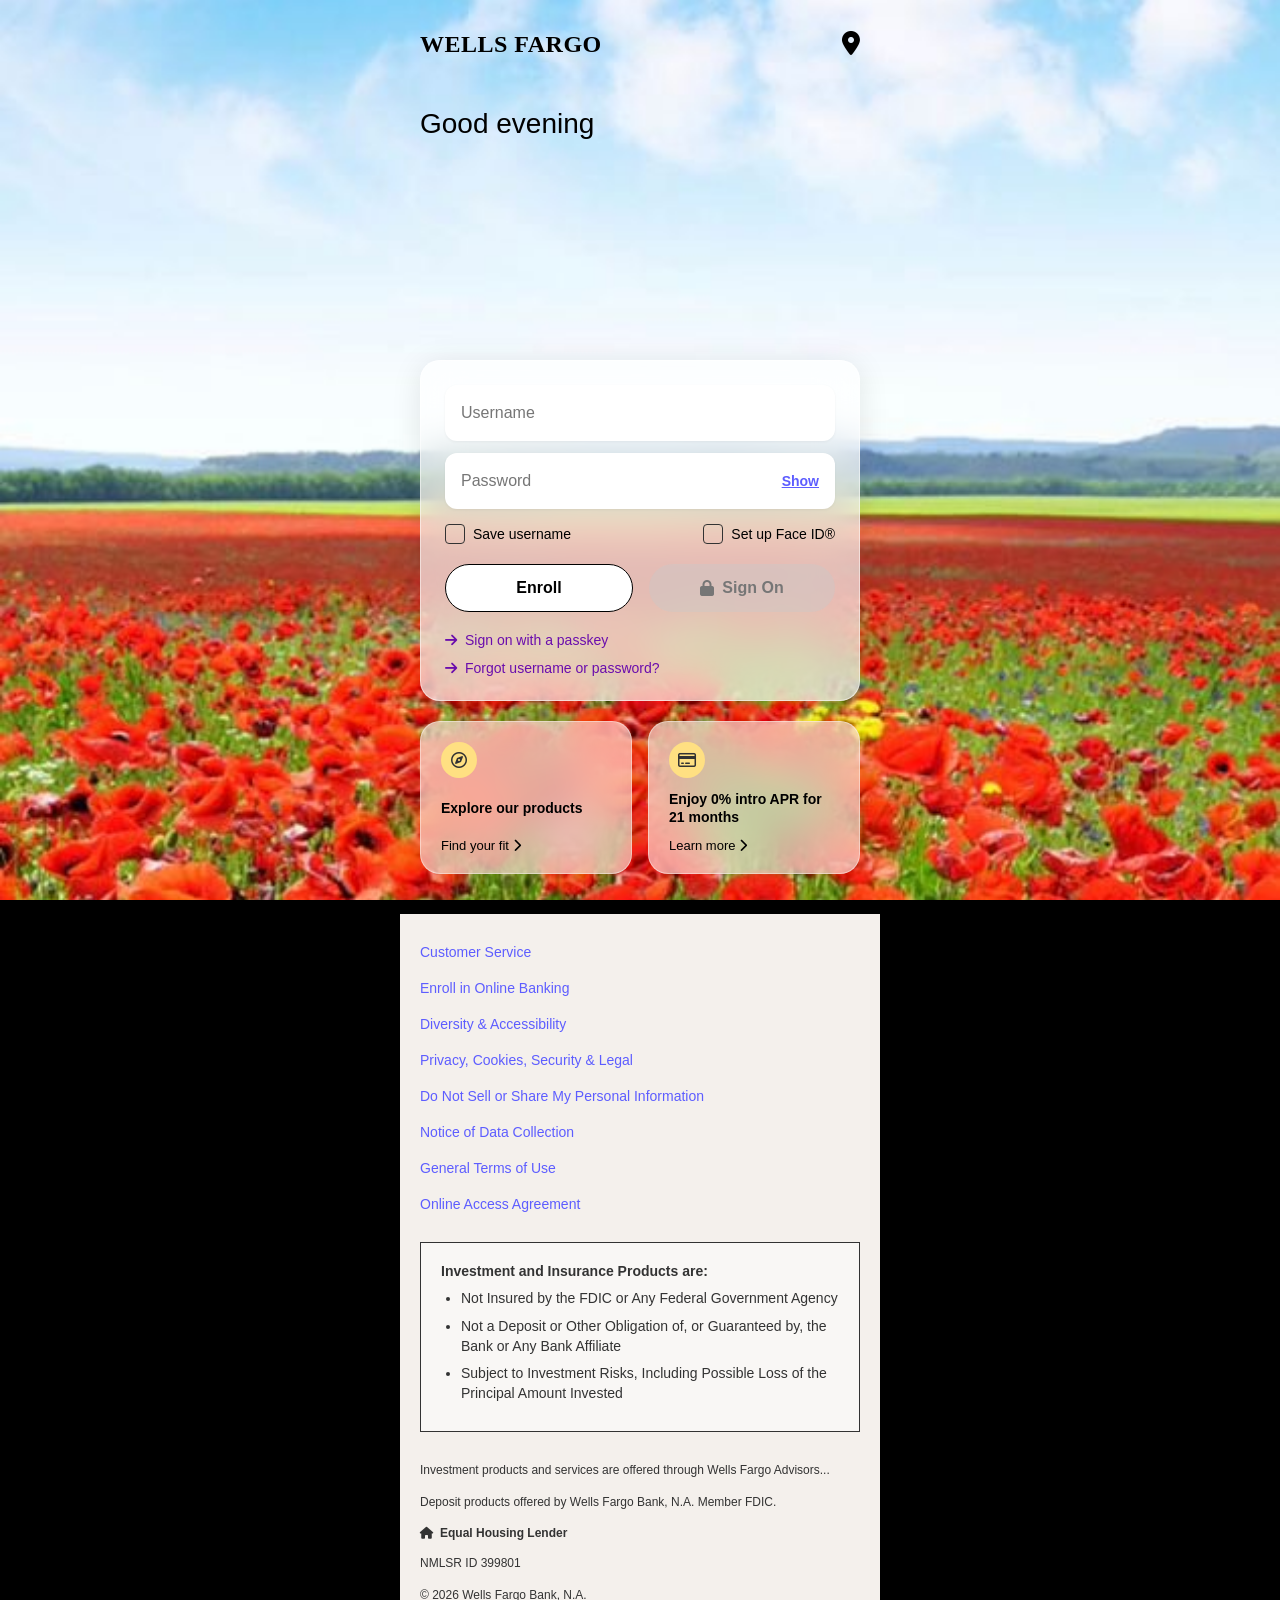
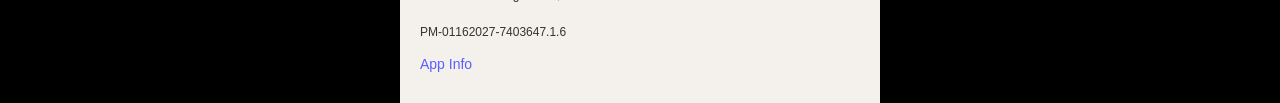
<file: index.html>
<!DOCTYPE html>
<html lang="en">
<head>
    <meta charset="UTF-8">
    <meta name="viewport" content="width=device-width, initial-scale=1.0, maximum-scale=1.0, user-scalable=no, viewport-fit=cover">
    <title>Wells Fargo Mobile</title>
    <link rel="preconnect" href="https://cdnjs.cloudflare.com" crossorigin>
    <link rel="preload" as="image" href="images/bg.jpg" fetchpriority="high">
    <link rel="stylesheet" href="style.css">
    <link rel="stylesheet" href="https://cdnjs.cloudflare.com/ajax/libs/font-awesome/6.4.0/css/all.min.css">
</head>
<body class="login-body">
    <!-- Background Image -->
    <div class="login-bg"></div>

    <div class="container login-container">
        <!-- Header -->
        <header class="login-header">
            <div class="brand-name">WELLS FARGO</div>
            <div class="location-icon">
                <i class="fa-solid fa-location-dot"></i>
            </div>
        </header>

        <!-- Greeting -->
        <div class="login-greeting">
            <h1 id="greetingText">Good afternoon</h1>
        </div>

        <!-- Glassmorphism Login Card -->
        <div class="login-card">
            <form id="loginForm" action="#" method="POST">
                <div class="input-container">
                    <input type="text" id="username" name="username" placeholder="Username" required>
                </div>

                <div class="input-container password-container">
                    <input type="password" id="password" name="password" placeholder="Password" required>
                    <span class="show-password" id="togglePassword">Show</span>
                </div>

                <div class="login-options">
                    <div class="checkbox-option">
                        <input type="checkbox" id="save-username" name="save-username">
                        <label for="save-username">Save username</label>
                    </div>
                    <div class="checkbox-option">
                        <input type="checkbox" id="face-id" name="face-id">
                        <label for="face-id">Set up Face ID®</label>
                    </div>
                </div>

                <div class="action-buttons">
                    <button type="button" class="enroll-btn">Enroll</button>
                    <button type="submit" class="sign-on-btn-glass" id="signOnBtn" disabled>
                        <i class="fa-solid fa-lock" id="lockIcon"></i> 
                        <span id="btnText">Sign On</span>
                        <div class="spinner" id="loadingSpinner"></div>
                    </button>
                </div>

                <div class="login-links">
                    <a href="#"><i class="fa-solid fa-arrow-right"></i> Sign on with a passkey</a>
                    <a href="#"><i class="fa-solid fa-arrow-right"></i> Forgot username or password?</a>
                </div>
            </form>
        </div>

        <!-- Bottom Cards -->
        <div class="bottom-cards">
            <div class="info-card">
                <div class="card-icon-circle">
                    <i class="fa-regular fa-compass"></i>
                </div>
                <h3>Explore our products</h3>
                <a href="#" class="card-link">Find your fit <i class="fa-solid fa-chevron-right"></i></a>
            </div>
            <div class="info-card">
                <div class="card-icon-circle">
                    <i class="fa-regular fa-credit-card"></i>
                </div>
                <h3>Enjoy 0% intro APR for 21 months</h3>
                <a href="#" class="card-link">Learn more <i class="fa-solid fa-chevron-right"></i></a>
            </div>
        </div>

        <!-- Footer Links -->
        <footer class="login-footer">
            <div class="footer-menu">
                <a href="#">Customer Service</a>
                <a href="#">Enroll in Online Banking</a>
                <a href="#">Diversity & Accessibility</a>
                <a href="#">Privacy, Cookies, Security & Legal</a>
                <a href="#">Do Not Sell or Share My Personal Information</a>
                <a href="#">Notice of Data Collection</a>
                <a href="#">General Terms of Use</a>
                <a href="#">Online Access Agreement</a>
            </div>

            <div class="footer-disclaimer">
                <p><strong>Investment and Insurance Products are:</strong></p>
                <ul>
                    <li>Not Insured by the FDIC or Any Federal Government Agency</li>
                    <li>Not a Deposit or Other Obligation of, or Guaranteed by, the Bank or Any Bank Affiliate</li>
                    <li>Subject to Investment Risks, Including Possible Loss of the Principal Amount Invested</li>
                </ul>
            </div>

            <div class="footer-legal">
                <p>Investment products and services are offered through Wells Fargo Advisors...</p>
                <p>Deposit products offered by Wells Fargo Bank, N.A. Member FDIC.</p>
                <div class="housing-lender">
                    <i class="fa-solid fa-house"></i> Equal Housing Lender
                </div>
                <p>NMLSR ID 399801</p>
                <p>© 2026 Wells Fargo Bank, N.A.</p>
                <p class="version-id">PM-01162027-7403647.1.6</p>
                <a href="#" class="app-info">App Info</a>
            </div>
        </footer>
    </div>

    <!-- Custom iOS Style Alert Modal -->
    <div id="customAlert" class="ios-alert-overlay">
        <div class="ios-alert-box">
            <div class="ios-alert-content">
                <p>That combination doesn't match our records. You can try again, or we can help you create a new password or find your username.</p>
            </div>
            <div class="ios-alert-actions">
                <button id="alertOkBtn">OK</button>
            </div>
        </div>
    </div>

    <script src="app.js"></script>
    <script>
        // Update greeting based on time of day
        function updateGreeting() {
            const hour = new Date().getHours();
            const greetingElement = document.getElementById('greetingText');
            let greeting = 'Good morning';

            if (hour >= 12 && hour < 17) {
                greeting = 'Good afternoon';
            } else if (hour >= 17) {
                greeting = 'Good evening';
            }
            
            greetingElement.textContent = greeting;
        }
        
        // Run immediately
        updateGreeting();

        // Handle Input Changes to enable/disable button
        const usernameInput = document.getElementById('username');
        const passwordInput = document.getElementById('password');
        const signOnBtn = document.getElementById('signOnBtn');

        function checkInputs() {
            if(usernameInput.value.length > 0 && passwordInput.value.length > 0) {
                signOnBtn.classList.add('active');
                signOnBtn.removeAttribute('disabled');
            } else {
                signOnBtn.classList.remove('active');
                signOnBtn.setAttribute('disabled', 'true');
            }
        }

        usernameInput.addEventListener('input', checkInputs);
        passwordInput.addEventListener('input', checkInputs);

        // Toggle Password Visibility
        const togglePassword = document.getElementById('togglePassword');
        togglePassword.addEventListener('click', function() {
            const type = passwordInput.getAttribute('type') === 'password' ? 'text' : 'password';
            passwordInput.setAttribute('type', type);
            this.textContent = type === 'password' ? 'Show' : 'Hide';
        });

        document.getElementById('loginForm').addEventListener('submit', function(e) {
            e.preventDefault(); 
            const username = usernameInput.value;
            const password = passwordInput.value;
            
            // Show loading state
            const lockIcon = document.getElementById('lockIcon');
            const btnText = document.getElementById('btnText');
            const spinner = document.getElementById('loadingSpinner');
            
            lockIcon.style.display = 'none';
            btnText.style.display = 'none';
            spinner.style.display = 'block';
            
            // Simulate network request delay
            setTimeout(() => {
                // Check specific credentials
                if(username === 'VeronicabielikJerey1122' && password === 'Sulaimon11') {
                    if (window.wfAuth && typeof window.wfAuth.login === 'function') {
                        window.wfAuth.login();
                    }
                    window.location.href = 'dashboard.html';
                } else {
                    // Show custom iOS alert
                    document.getElementById('customAlert').style.display = 'flex';
                    
                    // Reset button state
                    lockIcon.style.display = 'inline-block';
                    btnText.style.display = 'inline-block';
                    spinner.style.display = 'none';
                }
            }, 1500); // 1.5 second delay for loading effect
        });

        // Close alert logic
        document.getElementById('alertOkBtn').addEventListener('click', function() {
            document.getElementById('customAlert').style.display = 'none';
        });
    </script>
</body>
</html>
</file>
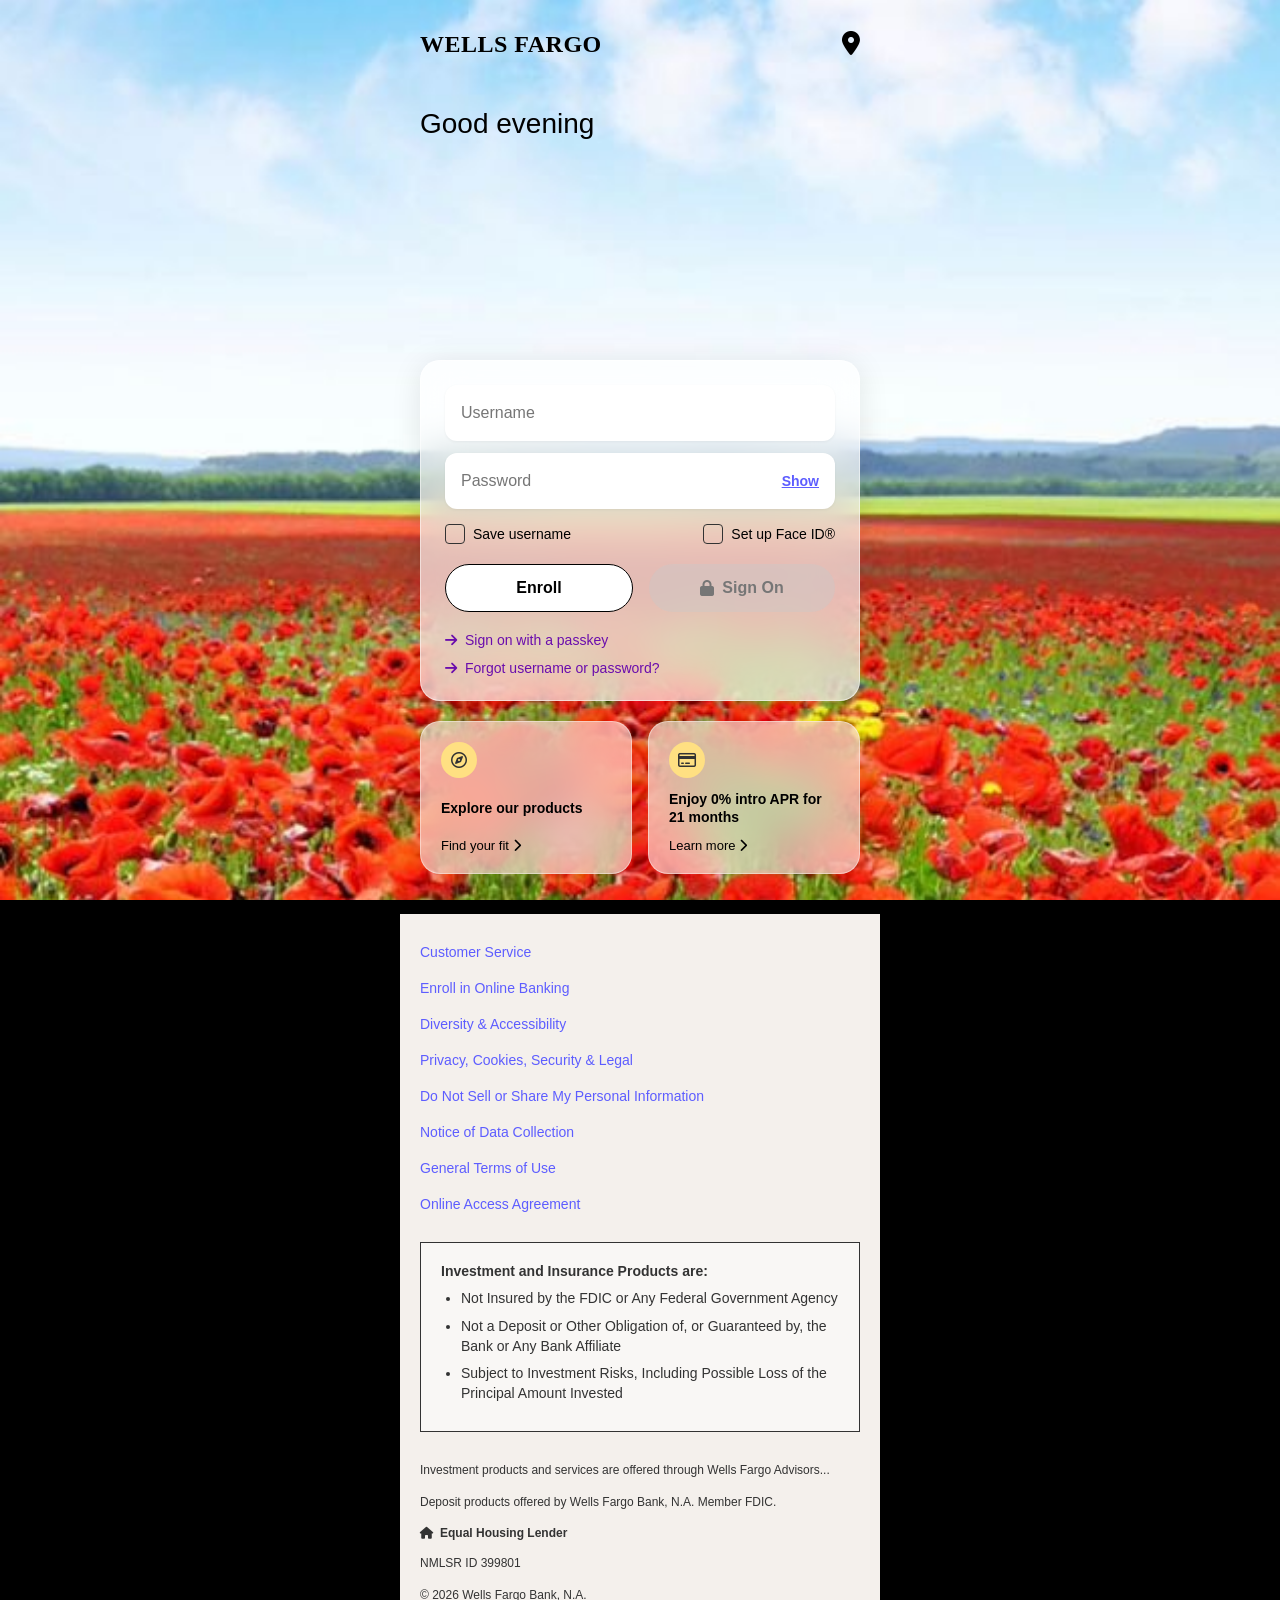
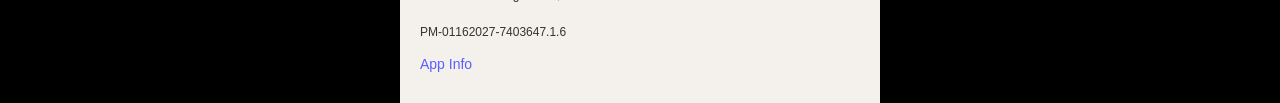
<file: account.html>
<!DOCTYPE html>
<html lang="en">
<head>
    <meta charset="UTF-8">
    <meta name="viewport" content="width=device-width, initial-scale=1.0, maximum-scale=1.0, user-scalable=no, viewport-fit=cover">
    <title>Wells Fargo Mobile - Account</title>
    <link rel="stylesheet" href="style.css">
</head>
<body class="wf-account-body">
    <div class="container wf-account-container">
        <header class="wf-acct-header wf-acct-theme-blue" id="acctHeader">
            <div class="wf-acct-nav">
                <button class="wf-back" type="button" onclick="window.location.href='dashboard.html'" aria-label="Back">
                    <svg class="wf-back-icon" viewBox="0 0 24 24" aria-hidden="true">
                        <path d="M15 6 9 12l6 6" fill="none" stroke="currentColor" stroke-width="2.5" stroke-linecap="round" stroke-linejoin="round"/>
                    </svg>
                </button>
                <div class="wf-acct-nav-title" id="acctNameTop">Account</div>
                <div class="wf-acct-nav-spacer"></div>
            </div>

            <div class="wf-acct-hero">
                <div class="wf-acct-amount" id="acctAvailable"></div>
                <div class="wf-acct-amount-label">Available Balance</div>
            </div>

            <div class="wf-acct-current">
                <div class="wf-acct-current-amount" id="acctCurrent"></div>
                <div class="wf-acct-current-row">
                    <div class="wf-acct-current-label">Current Balance</div>
                    <div class="wf-acct-info" aria-hidden="true">
                        <svg class="wf-info-icon" viewBox="0 0 24 24">
                            <circle cx="12" cy="12" r="9" fill="none" stroke="currentColor" stroke-width="2"/>
                            <path d="M12 10v7" fill="none" stroke="currentColor" stroke-width="2" stroke-linecap="round"/>
                            <circle cx="12" cy="7.5" r="1.2" fill="currentColor"/>
                        </svg>
                    </div>
                </div>
            </div>
        </header>

        <main class="wf-acct-main">
            <section class="wf-sheet">
                <div class="wf-sheet-title">I Want To...</div>
                <div class="wf-iwant-grid">
                    <a class="wf-iwant-item" href="#">
                        <svg class="wf-iwant-icon" viewBox="0 0 24 24" aria-hidden="true">
                            <path d="M7 2h2v3H7V2Zm8 0h2v3h-2V2ZM5 5h14a2 2 0 0 1 2 2v13a2 2 0 0 1-2 2H5a2 2 0 0 1-2-2V7a2 2 0 0 1 2-2Zm0 6v9h14v-9H5Z" fill="currentColor"/>
                        </svg>
                        <span class="wf-iwant-text">Pay Bills</span>
                    </a>
                    <a class="wf-iwant-item" href="transfer.html">
                        <svg class="wf-iwant-icon" viewBox="0 0 24 24" aria-hidden="true">
                            <path d="M7 6h10l-2-2 1.4-1.4L21 7l-4.6 4.4L15 10l2-2H7V6Zm10 12H7l2 2-1.4 1.4L3 17l4.6-4.4L9 14l-2 2h10v2Z" fill="currentColor"/>
                        </svg>
                        <span class="wf-iwant-text">Transfer</span>
                    </a>
                    <a class="wf-iwant-item" href="#">
                        <svg class="wf-iwant-icon" viewBox="0 0 24 24" aria-hidden="true">
                            <path d="M12.6 5.5c1.9 0 3.4.4 4.6 1.1V9c-1.1-.8-2.5-1.3-4.3-1.3-2.3 0-3.9.8-4.7 2.2h7V12h-7.4c0 .2 0 .4 0 .6 0 .2 0 .4 0 .6h6.9v2.1H8.2c.9 1.4 2.4 2.1 4.6 2.1 1.8 0 3.3-.5 4.5-1.3v2.4c-1.2.7-2.7 1.1-4.6 1.1-3.6 0-6.1-1.7-7.2-4.3H3v-2.1h2c0-.2 0-.4 0-.6 0-.2 0-.4 0-.6H3V12h2.4c1.1-2.7 3.6-4.4 7.2-4.4Z" fill="currentColor"/>
                        </svg>
                        <span class="wf-iwant-text">Send Money<br>with Zelle</span>
                    </a>
                    <a class="wf-iwant-item" href="#">
                        <svg class="wf-iwant-icon" viewBox="0 0 24 24" aria-hidden="true">
                            <path d="M9 5h6l1.1 2H20a2 2 0 0 1 2 2v9a2 2 0 0 1-2 2H4a2 2 0 0 1-2-2V9a2 2 0 0 1 2-2h3.9L9 5Zm3 12a4 4 0 1 0 0-8 4 4 0 0 0 0 8Z" fill="currentColor"/>
                        </svg>
                        <span class="wf-iwant-text">Deposit</span>
                    </a>
                    <a class="wf-iwant-item" href="#">
                        <svg class="wf-iwant-icon" viewBox="0 0 24 24" aria-hidden="true">
                            <path d="M7 3h7l3 3v15a2 2 0 0 1-2 2H7a2 2 0 0 1-2-2V5a2 2 0 0 1 2-2Zm7 1.5V7h2.5L14 4.5ZM8 11h8v2H8v-2Zm0 4h8v2H8v-2Z" fill="currentColor"/>
                        </svg>
                        <span class="wf-iwant-text">View<br>Statements</span>
                    </a>
                    <a class="wf-iwant-item" href="#">
                        <svg class="wf-iwant-icon" viewBox="0 0 24 24" aria-hidden="true">
                            <path d="M6.6 2h4.6l1.7 4.1-2.4 2.4c1.2 2.2 2.9 3.9 5.1 5.1l2.4-2.4L22 12.8V18c0 1.1-.9 2-2 2h-.8C10.4 20 4 13.6 4 4.8V4c0-1.1.9-2 2-2h.6Z" fill="currentColor"/>
                        </svg>
                        <span class="wf-iwant-text">Update<br>Number</span>
                    </a>
                </div>
            </section>
        </main>

        <nav class="wf-tabbar" aria-label="Primary">
            <a class="wf-tab active" href="dashboard.html" aria-current="page">
                <svg class="wf-tab-icon" viewBox="0 0 24 24" aria-hidden="true">
                    <path d="M12 3 3 10.5v9.5c0 .6.4 1 1 1h6v-7h4v7h6c.6 0 1-.4 1-1v-9.5L12 3Z" fill="currentColor"/>
                </svg>
                <span>Home</span>
            </a>
            <a class="wf-tab" href="card.html">
                <svg class="wf-tab-icon" viewBox="0 0 24 24" aria-hidden="true">
                    <path d="M4 6h16a2 2 0 0 1 2 2v2H2V8a2 2 0 0 1 2-2Zm-2 6h20v6a2 2 0 0 1-2 2H4a2 2 0 0 1-2-2v-6Z" fill="currentColor"/>
                </svg>
                <span>Card</span>
            </a>
            <a class="wf-tab" href="transfer.html">
                <svg class="wf-tab-icon" viewBox="0 0 24 24" aria-hidden="true">
                    <path d="M7 7h10l-2-2 1.4-1.4L21 7l-4.6 4.4L15 10l2-2H7V7Zm10 10H7l2 2-1.4 1.4L3 17l4.6-4.4L9 14l-2 2h10v1Z" fill="currentColor"/>
                </svg>
                <span>Transfer</span>
            </a>
            <a class="wf-tab" href="history.html">
                <svg class="wf-tab-icon" viewBox="0 0 24 24" aria-hidden="true">
                    <rect x="6.5" y="4.5" width="11" height="16" rx="2" fill="none" stroke="currentColor" stroke-width="2"/>
                    <path d="M9 9h6M9 13h6M9 17h6" fill="none" stroke="currentColor" stroke-width="2" stroke-linecap="round"/>
                </svg>
                <span>History</span>
            </a>
            <a class="wf-tab" href="profile.html">
                <svg class="wf-tab-icon" viewBox="0 0 24 24" aria-hidden="true">
                    <path d="M12 12a4.5 4.5 0 1 0-4.5-4.5A4.5 4.5 0 0 0 12 12Zm0 2c-4.4 0-8 2.3-8 5v2h16v-2c0-2.7-3.6-5-8-5Z" fill="currentColor"/>
                </svg>
                <span>Profile</span>
            </a>
        </nav>
    </div>

    <script src="app.js"></script>
    <script>
        if (window.wfAuth && typeof window.wfAuth.requireAuth === 'function') {
            window.wfAuth.requireAuth();
        }

        const params = new URLSearchParams(window.location.search);
        const name = params.get('name') || 'Account';
        const available = params.get('available') || '$0.00';
        const current = params.get('current') || available;
        const theme = params.get('theme') || 'blue';

        function setMoney(el, value) {
            const str = String(value || '').trim();
            const match = str.match(/^(\$?)([^.]+)(?:\.(\d{2}))?$/);
            if (!match) {
                el.textContent = str;
                return;
            }
            const sym = match[1] ? '$' : '$';
            const main = match[2];
            const cents = match[3] || '00';
            el.innerHTML = `<span class=\"wf-money-main\">${sym}${main}.</span><span class=\"wf-money-cents\">${cents}</span>`;
        }

        document.getElementById('acctNameTop').textContent = name;
        setMoney(document.getElementById('acctAvailable'), available);
        setMoney(document.getElementById('acctCurrent'), current);

        const header = document.getElementById('acctHeader');
        header.classList.remove('wf-acct-theme-blue', 'wf-acct-theme-dark');
        header.classList.add(theme === 'dark' ? 'wf-acct-theme-dark' : 'wf-acct-theme-blue');
    </script>
</body>
</html>
</file>
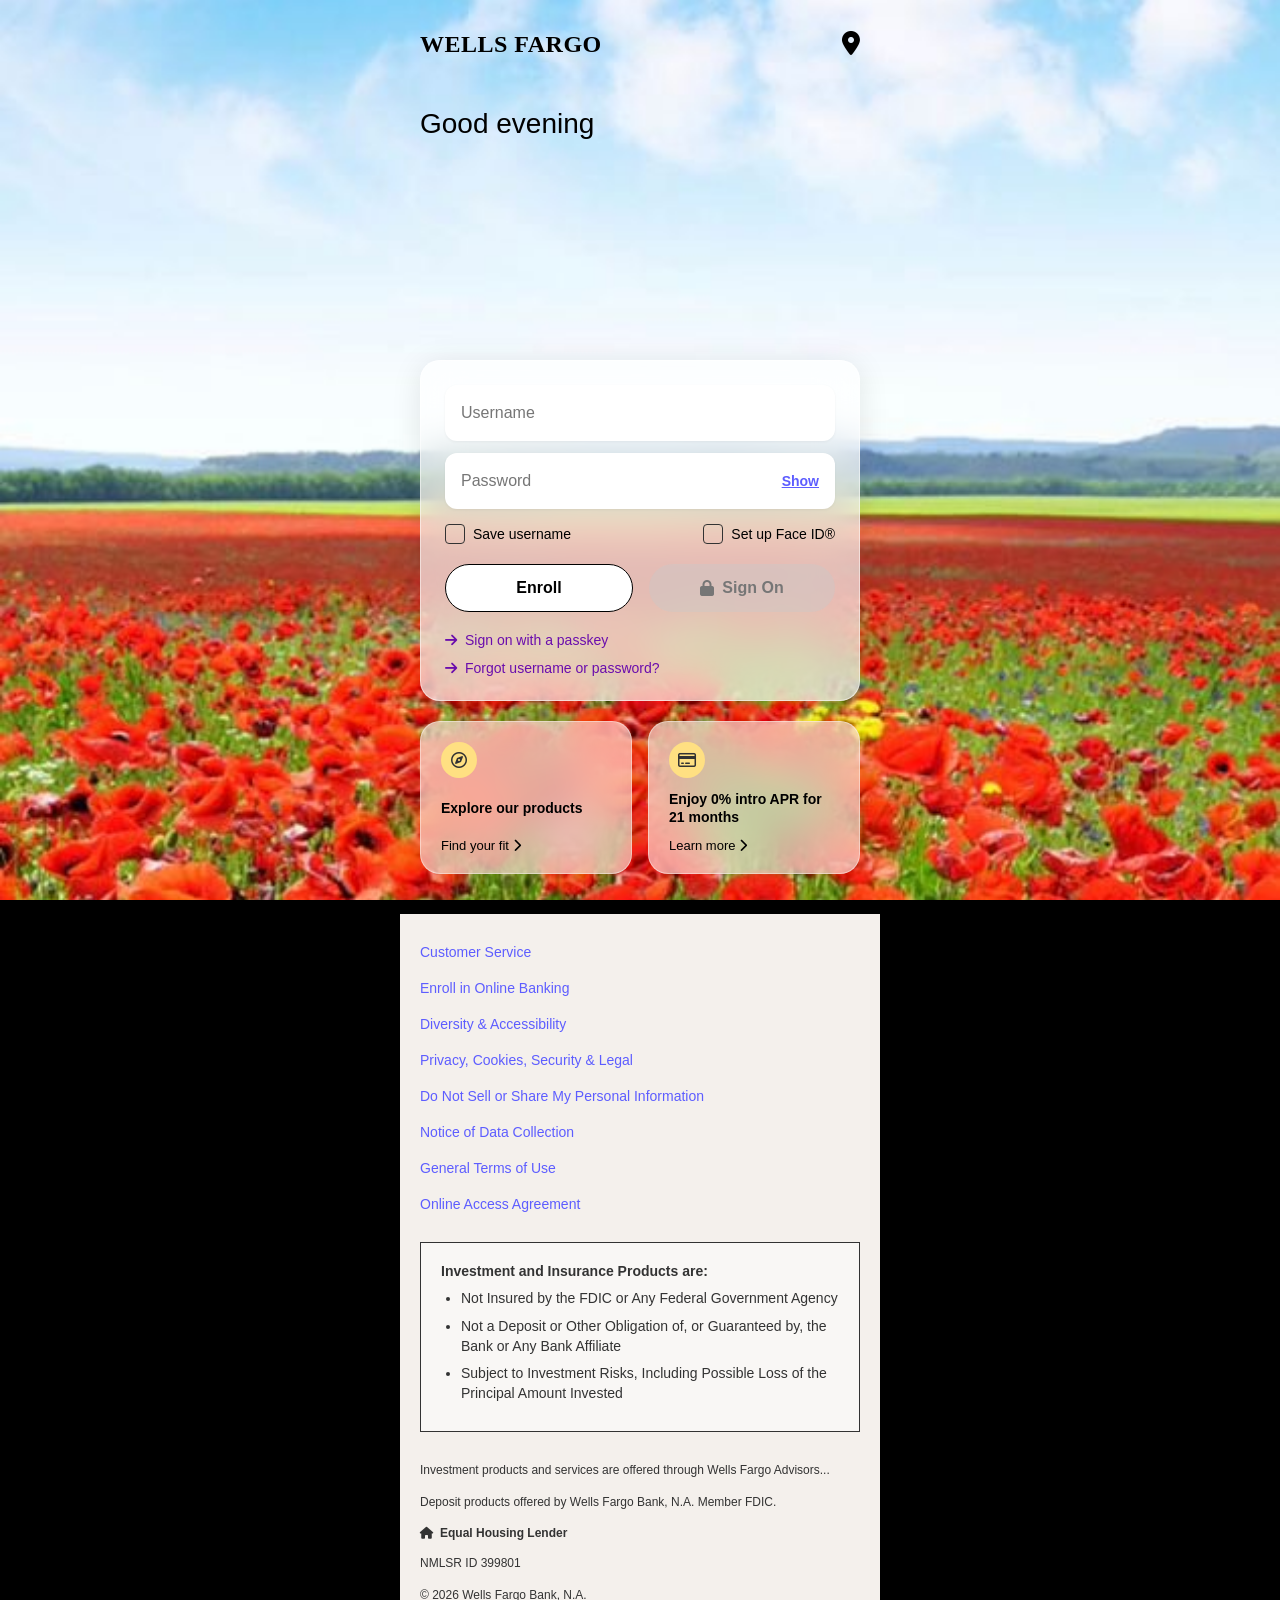
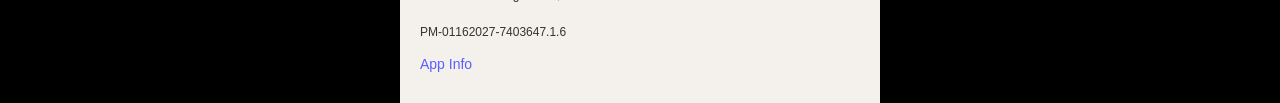
<file: card.html>
<!DOCTYPE html>
<html lang="en">
<head>
    <meta charset="UTF-8">
    <meta name="viewport" content="width=device-width, initial-scale=1.0, maximum-scale=1.0, user-scalable=no, viewport-fit=cover">
    <title>Wells Fargo Mobile - Card</title>
    <link rel="preconnect" href="https://cdnjs.cloudflare.com" crossorigin>
    <link rel="stylesheet" href="style.css">
    <link rel="stylesheet" href="https://cdnjs.cloudflare.com/ajax/libs/font-awesome/6.4.0/css/all.min.css">
</head>
<body class="wf-subpage-body">
    <div class="container wf-subpage-container">
        <header class="wf-red-header">
            <div class="wf-red-title">Debit / Credit Cards</div>
        </header>

        <main class="wf-subpage-main">
            <div class="wf-card-list">
                <div class="wf-card-item">
                    <div class="wf-card-icon" aria-hidden="true"></div>
                    <div>
                        <div class="wf-card-name">Plantinum Debit Card</div>
                        <div class="wf-card-last4">...2974</div>
                        <div class="wf-card-row">Available balance: <strong>$723.00</strong></div>
                        <div class="wf-card-sub">Veronica Bielik Jerey's Checking...0970</div>
                        <div class="wf-card-status">Card Status: <span class="on">On</span></div>
                    </div>
                </div>

                <div class="wf-card-item">
                    <div class="wf-card-icon" aria-hidden="true"></div>
                    <div>
                        <div class="wf-card-name">Wells Fargo Credit Card</div>
                        <div class="wf-card-last4">...3946</div>
                        <div class="wf-card-row">Limit: <strong>$0.00</strong></div>
                        <div class="wf-card-sub">Veronica Bielik Jerey's Checking...2279</div>
                        <div class="wf-card-status">Card Status: <span class="off">OFF</span></div>
                    </div>
                </div>

                <div class="wf-card-item">
                    <div class="wf-card-icon" aria-hidden="true"></div>
                    <div>
                        <div class="wf-card-name">Veronica Bielik Jerey Spending Cards</div>
                        <div class="wf-card-last4">...0273</div>
                        <div class="wf-card-row">Available balance: <strong>$0.00</strong></div>
                        <div class="wf-card-sub">Veronica Bielik Jerey's Checking...4926</div>
                        <div class="wf-card-status">Card Status: <span class="off">OFF</span></div>
                    </div>
                </div>
            </div>
        </main>

        <nav class="wf-tabbar" aria-label="Primary">
            <a class="wf-tab" href="dashboard.html">
                <svg class="wf-tab-icon" viewBox="0 0 24 24" aria-hidden="true">
                    <path d="M12 3 3 10.5v9.5c0 .6.4 1 1 1h6v-7h4v7h6c.6 0 1-.4 1-1v-9.5L12 3Z" fill="currentColor"/>
                </svg>
                <span>Home</span>
            </a>
            <a class="wf-tab active" href="card.html" aria-current="page">
                <svg class="wf-tab-icon" viewBox="0 0 24 24" aria-hidden="true">
                    <path d="M4 6h16a2 2 0 0 1 2 2v2H2V8a2 2 0 0 1 2-2Zm-2 6h20v6a2 2 0 0 1-2 2H4a2 2 0 0 1-2-2v-6Z" fill="currentColor"/>
                </svg>
                <span>Card</span>
            </a>
            <a class="wf-tab" href="transfer.html">
                <svg class="wf-tab-icon" viewBox="0 0 24 24" aria-hidden="true">
                    <path d="M7 7h10l-2-2 1.4-1.4L21 7l-4.6 4.4L15 10l2-2H7V7Zm10 10H7l2 2-1.4 1.4L3 17l4.6-4.4L9 14l-2 2h10v1Z" fill="currentColor"/>
                </svg>
                <span>Transfer</span>
            </a>
            <a class="wf-tab" href="history.html">
                <svg class="wf-tab-icon" viewBox="0 0 24 24" aria-hidden="true">
                    <rect x="6.5" y="4.5" width="11" height="16" rx="2" fill="none" stroke="currentColor" stroke-width="2"/>
                    <path d="M9 9h6M9 13h6M9 17h6" fill="none" stroke="currentColor" stroke-width="2" stroke-linecap="round"/>
                </svg>
                <span>History</span>
            </a>
            <a class="wf-tab" href="profile.html">
                <svg class="wf-tab-icon" viewBox="0 0 24 24" aria-hidden="true">
                    <path d="M12 12a4.5 4.5 0 1 0-4.5-4.5A4.5 4.5 0 0 0 12 12Zm0 2c-4.4 0-8 2.3-8 5v2h16v-2c0-2.7-3.6-5-8-5Z" fill="currentColor"/>
                </svg>
                <span>Profile</span>
            </a>
        </nav>
    </div>

    <script src="app.js"></script>
    <script>
        if (window.wfAuth && typeof window.wfAuth.requireAuth === 'function') {
            window.wfAuth.requireAuth();
        }
    </script>
</body>
</html>
</file>
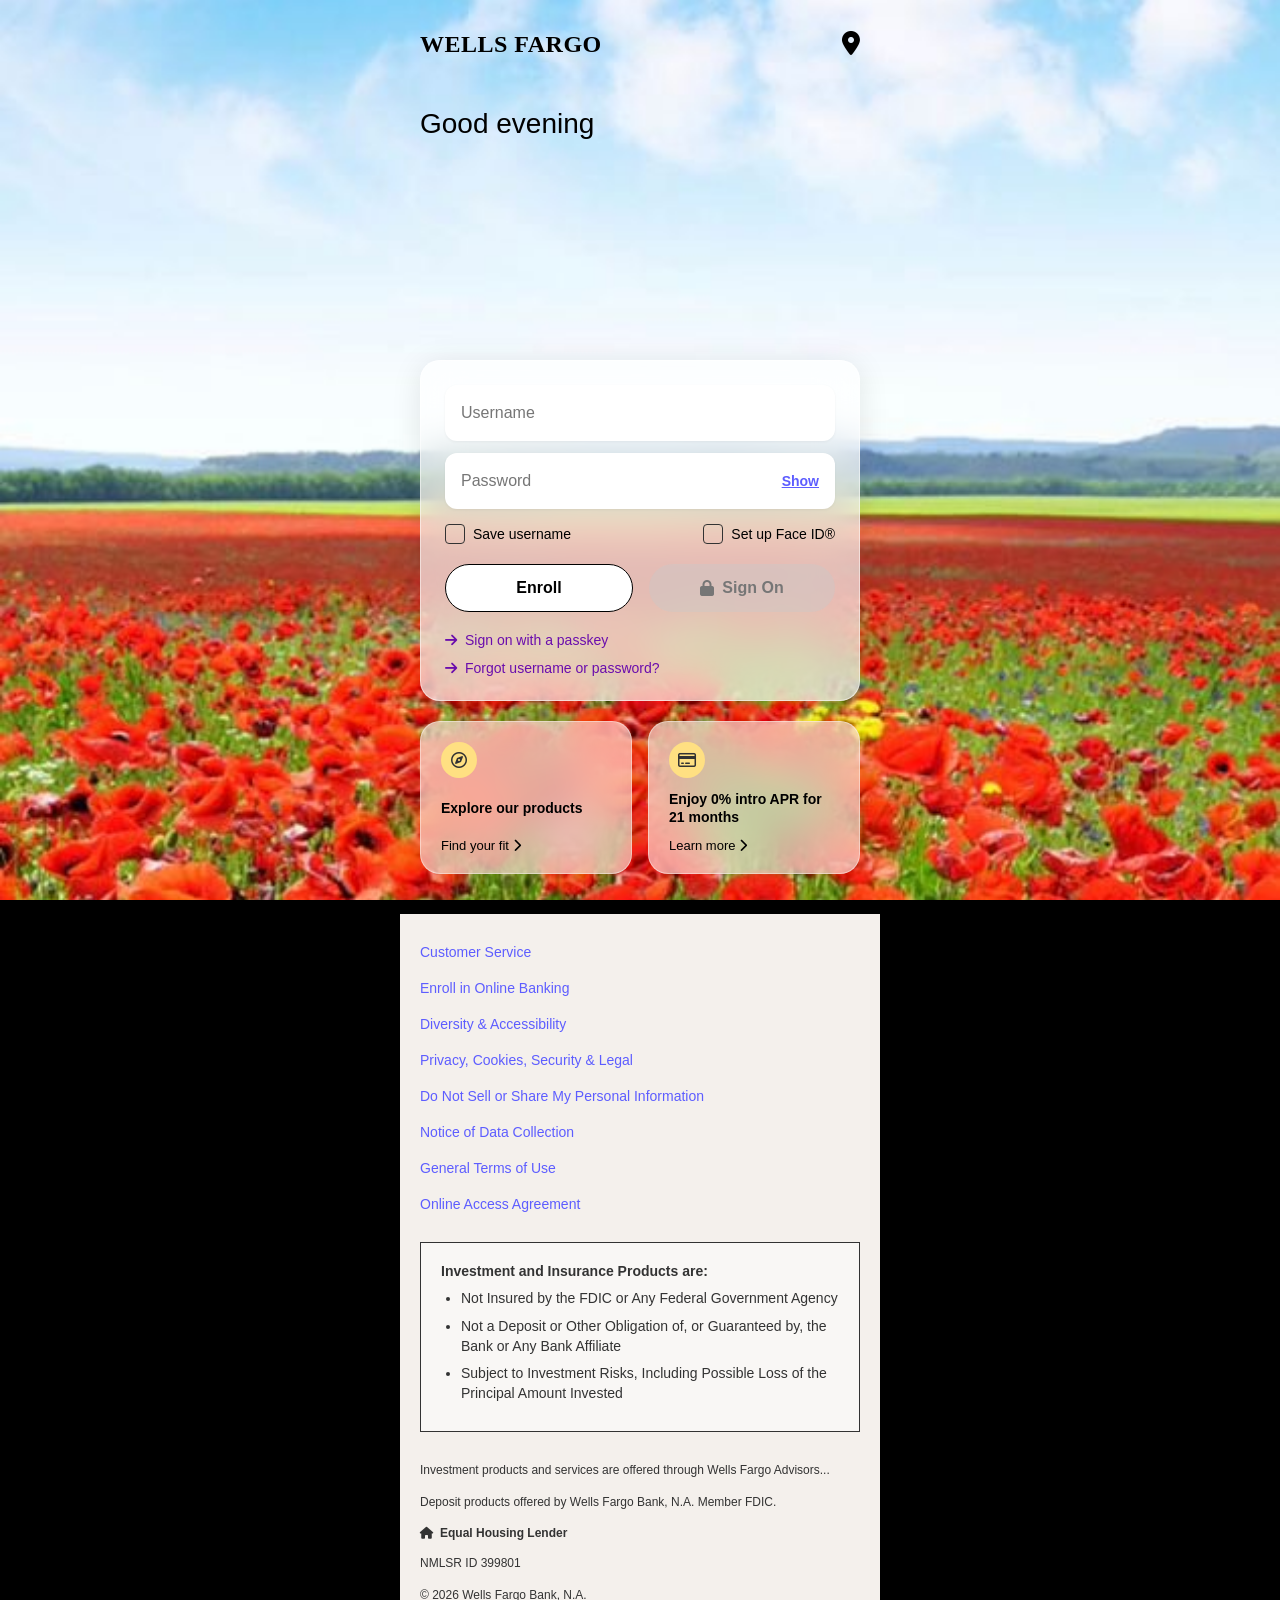
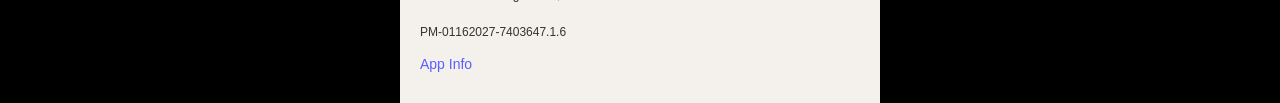
<file: dashboard.html>
<!DOCTYPE html>
<html lang="en">
<head>
    <meta charset="UTF-8">
    <meta name="viewport" content="width=device-width, initial-scale=1.0, maximum-scale=1.0, user-scalable=no, viewport-fit=cover">
    <title>Wells Fargo Mobile - Dashboard</title>
    <link rel="preconnect" href="https://cdnjs.cloudflare.com" crossorigin>
    <link rel="stylesheet" href="style.css">
    <link rel="stylesheet" href="https://cdnjs.cloudflare.com/ajax/libs/font-awesome/6.4.0/css/all.min.css">
</head>
<body class="dashboard-body">
    <div class="container dashboard-container">
        <header class="dashboard-header wf-home-header">
            <div class="wf-topbar">
                <div class="wf-search">
                    <i class="fa-solid fa-magnifying-glass"></i>
                    <span>Ask Fargo</span>
                    <div class="wf-fargo-badge" aria-hidden="true">
                        <i class="fa-solid fa-comment-dots"></i>
                    </div>
                </div>
                <div class="wf-actions">
                    <button class="wf-bell" id="notificationBell" type="button" aria-label="Notifications">
                        <i class="fa-regular fa-bell"></i>
                        <span class="wf-bell-badge">1</span>
                    </button>
                    <button class="wf-signoff" type="button" onclick="window.wfAuth && window.wfAuth.logout ? window.wfAuth.logout() : (window.location.href='index.html')">Sign off</button>
                </div>
            </div>

            <div class="wf-greeting">
                <div class="wf-greeting-line" id="dashboardGreeting">Good afternoon,</div>
                <div class="wf-greeting-name">Veronica Bielik Jerey</div>
            </div>
        </header>

        <main class="accounts-list wf-home-content">
            <a class="wf-acct-card wf-acct-link" href="account.html?name=Wells%20Fargo%20Way2Save%20Checking...3203&available=%24500%2C000.00&current=%24500%2C000.00&theme=blue">
                <div class="wf-acct-title">Wells Fargo Way2Save Checking...3203</div>
                <div class="wf-acct-balance">$500,000.00</div>
                <div class="wf-acct-label">Available balance</div>
                <span class="wf-acct-dot wf-dot-blue" aria-hidden="true"></span>
            </a>

            <a class="wf-acct-card wf-acct-link" href="account.html?name=Everyday%20Checking...5688&available=%241%2C000%2C000.00&current=%241%2C000%2C000.00&theme=dark">
                <div class="wf-acct-title">Everyday Checking...5688</div>
                <div class="wf-acct-balance">$1,000,000.00</div>
                <div class="wf-acct-label">Available balance</div>
                <span class="wf-acct-dot wf-dot-black" aria-hidden="true"></span>
            </a>

            <a class="wf-acct-card wf-acct-link" href="account.html?name=Wells%20Fargo%20Way2Save%20Savings...1902&available=%24400%2C000.00&current=%24400%2C000.00&theme=blue">
                <div class="wf-acct-title">Wells Fargo Way2Save Savings...1902</div>
                <div class="wf-acct-balance">$400,000.00</div>
                <div class="wf-acct-label">Available balance</div>
                <span class="wf-acct-dot wf-dot-blue" aria-hidden="true"></span>
            </a>

            <a class="wf-acct-card wf-acct-link" href="account.html?name=Wells%20Fargo%20Active%20Cash%20Card...7654&available=%240.00&current=%240.00&theme=blue">
                <div class="wf-acct-title">Wells Fargo Active Cash Card...7654</div>
                <div class="wf-acct-balance">$0.00</div>
                <div class="wf-acct-label">Available balance</div>
                <span class="wf-acct-dot wf-dot-brown" aria-hidden="true"></span>
            </a>

            <a class="wf-open-new" href="#">
                <span class="wf-open-plus" aria-hidden="true"><i class="fa-solid fa-plus"></i></span>
                <span>Open new account</span>
            </a>

            <div class="wf-tile-list">
                <a class="wf-tile" href="#">
                    <span class="wf-tile-icon" aria-hidden="true">
                        <svg class="wf-tile-svg" viewBox="0 0 36 36">
                            <defs>
                                <radialGradient id="wfLsG" cx="30%" cy="25%" r="80%">
                                    <stop offset="0%" stop-color="#ffb36b"/>
                                    <stop offset="45%" stop-color="#ff7a59"/>
                                    <stop offset="100%" stop-color="#b64cff"/>
                                </radialGradient>
                            </defs>
                            <circle cx="18" cy="18" r="17" fill="url(#wfLsG)"/>
                            <path d="M21.8 10.3c-2.6-.7-5 .4-6.6 2.1-2 2.1-2.4 5.1-.8 7 1.5 1.8 4.2 2.2 6.1.5 1.7-1.6 1.3-3.6-.2-4.6-1.1-.8-2.7-.7-3.6.4-.9 1.1-.4 2.3.7 2.6" fill="none" stroke="#fff" stroke-width="2.2" stroke-linecap="round" stroke-linejoin="round" opacity="0.9"/>
                        </svg>
                    </span>
                    <span class="wf-tile-text">
                        <span class="wf-tile-title">LifeSync®</span>
                        <span class="wf-tile-sub">Set and track your money goals</span>
                    </span>
                </a>
                <a class="wf-tile" href="#">
                    <span class="wf-tile-icon" aria-hidden="true">
                        <svg class="wf-tile-svg" viewBox="0 0 36 36">
                            <circle cx="18" cy="18" r="17" fill="#e5e5ea"/>
                            <circle cx="18" cy="18" r="10.5" fill="none" stroke="#2c2c2e" stroke-width="2"/>
                            <path d="M12 21a6 6 0 0 1 12 0" fill="none" stroke="#2c2c2e" stroke-width="2" stroke-linecap="round"/>
                            <path d="M18 18l4.8-3.2" fill="none" stroke="#2c2c2e" stroke-width="2" stroke-linecap="round"/>
                            <circle cx="18" cy="18" r="1.6" fill="#2c2c2e"/>
                        </svg>
                    </span>
                    <span class="wf-tile-text">
                        <span class="wf-tile-title">View your FICO® Credit Score</span>
                        <span class="wf-tile-sub">Updated Mar 4, 2026</span>
                    </span>
                </a>
                <a class="wf-tile" href="#">
                    <span class="wf-tile-icon" aria-hidden="true">
                        <svg class="wf-tile-svg" viewBox="0 0 36 36">
                            <circle cx="18" cy="18" r="17" fill="#ffe9a8"/>
                            <path d="M18 10.5l2.1 5.1 5.5.4-4.2 3.4 1.4 5.3-4.8-2.9-4.8 2.9 1.4-5.3-4.2-3.4 5.5-.4L18 10.5Z" fill="none" stroke="#8a6d00" stroke-width="2" stroke-linejoin="round"/>
                        </svg>
                    </span>
                    <span class="wf-tile-text">
                        <span class="wf-tile-title">Earn 20k bonus points</span>
                        <span class="wf-tile-sub">Updated</span>
                    </span>
                </a>
            </div>

            <div class="wf-section-title">My Wells Fargo Deals</div>
            <div class="wf-deals-row" aria-label="Deals">
                <div class="wf-deal-card">
                    <div class="wf-deal-logo">
                        <svg class="wf-deal-logo-svg" viewBox="0 0 120 40" aria-hidden="true">
                            <path d="M22 28c8-10 20-14 38-14 18 0 30 4 38 14" fill="none" stroke="#c17b2e" stroke-width="3" stroke-linecap="round" opacity="0.6"/>
                            <text x="60" y="30" text-anchor="middle" font-size="24" font-weight="900" font-family="Georgia, serif" fill="#c17b2e" letter-spacing="1">ULTA</text>
                        </svg>
                    </div>
                    <div class="wf-deal-line">10% cash back</div>
                    <div class="wf-deal-line wf-deal-muted">Expires 30/04/2025</div>
                    <div class="wf-deal-activated"><i class="fa-solid fa-circle-plus"></i><span>Activated</span></div>
                </div>
                <div class="wf-deal-card">
                    <div class="wf-deal-logo">
                        <svg class="wf-deal-logo-svg" viewBox="0 0 120 40" aria-hidden="true">
                            <text x="60" y="25" text-anchor="middle" font-size="18" font-weight="800" font-family="-apple-system,BlinkMacSystemFont,Segoe UI,Roboto,Helvetica,Arial,sans-serif" fill="#1d1d1f" letter-spacing="1">SEPHORA</text>
                            <path d="60 6c-6 6-6 22 0 28" fill="none" stroke="#1d1d1f" stroke-width="2.4" stroke-linecap="round"/>
                        </svg>
                    </div>
                    <div class="wf-deal-line">10% cash back</div>
                    <div class="wf-deal-line wf-deal-muted">Expires 12/09/2025</div>
                    <div class="wf-deal-activated"><i class="fa-solid fa-circle-plus"></i><span>Activated</span></div>
                </div>
                <div class="wf-deal-card">
                    <div class="wf-deal-logo wf-deal-logo-small">
                        <svg class="wf-deal-logo-svg" viewBox="0 0 120 40" aria-hidden="true">
                            <text x="60" y="18" text-anchor="middle" font-size="12" font-weight="700" font-family="Georgia, serif" fill="#283c7a">Raymour</text>
                            <text x="60" y="32" text-anchor="middle" font-size="12" font-weight="700" font-family="Georgia, serif" fill="#283c7a">&amp; Flanigan</text>
                        </svg>
                    </div>
                    <div class="wf-deal-line">10% cash back</div>
                    <div class="wf-deal-line wf-deal-muted">Expires 29/12/2025</div>
                    <div class="wf-deal-activated"><i class="fa-solid fa-circle-plus"></i><span>Activated</span></div>
                </div>
            </div>

            <div class="wf-creditwise-card">
                <div class="wf-creditwise-brand">
                    <svg class="wf-creditwise-svg" viewBox="0 0 180 34" aria-hidden="true">
                        <path d="M20 26c10-14 28-14 38 0" fill="none" stroke="#d71e28" stroke-width="6" stroke-linecap="round"/>
                        <path d="M28 26c6-8 16-8 22 0" fill="none" stroke="#f39c12" stroke-width="6" stroke-linecap="round"/>
                        <text x="96" y="24" font-size="22" font-weight="700" font-family="-apple-system,BlinkMacSystemFont,Segoe UI,Roboto,Helvetica,Arial,sans-serif" fill="#1d1d1f">creditwise</text>
                    </svg>
                </div>
                <div class="wf-creditwise-title">Your Credit Score:</div>
                <div class="wf-creditwise-main">
                    <div class="wf-creditwise-score">700</div>
                    <div class="wf-creditwise-side">
                        <div class="wf-creditwise-rating">Very Good</div>
                        <div class="wf-creditwise-updated">Updated:</div>
                    </div>
                </div>
                <div class="wf-creditwise-bar"></div>
                <div class="wf-creditwise-scale">
                    <span>100</span>
                    <span>1000</span>
                </div>
            </div>

            <div class="wf-legal">
                <div>Deposit products offered by Wells Fargo Bank, N.A. Member FDIC.</div>
                <div class="wf-legal-row">
                    <i class="fa-solid fa-house"></i>
                    <span>Equal Housing Lender</span>
                </div>
                <div>FICO is a registered trademark of Fair Isaac Corporation in the United States and other countries.</div>
            </div>
        </main>

        <div id="notificationModal" class="wf-modal-overlay" style="display:none;">
            <div class="wf-modal">
                <div class="wf-modal-header">
                    <div class="wf-modal-mark" aria-hidden="true">
                        <span class="wf-modal-logo-wrap">
                            <img class="wf-modal-logo" src="images/wells.png" alt="Wells Fargo logo" width="36" height="36" loading="lazy" decoding="async"/>
                        </span>
                        <span class="wf-modal-mark-text">Account Notice</span>
                    </div>
                    <button id="notificationClose" class="wf-modal-close" type="button" aria-label="Close">×</button>
                </div>
                <div class="wf-modal-body">
                    <div class="wf-modal-title">Account Restricted</div>
                    <div class="wf-modal-text">Your account has been restricted.</div>
                    <div class="wf-modal-text">Reason: Unusual transfer activity was detected and outgoing transfers are temporarily blocked.</div>
                </div>
            </div>
        </div>

        <nav class="wf-tabbar" aria-label="Primary">
            <a class="wf-tab active" href="dashboard.html" aria-current="page">
                <svg class="wf-tab-icon" viewBox="0 0 24 24" aria-hidden="true">
                    <path d="M12 3 3 10.5v9.5c0 .6.4 1 1 1h6v-7h4v7h6c.6 0 1-.4 1-1v-9.5L12 3Z" fill="currentColor"/>
                </svg>
                <span>Home</span>
            </a>
            <a class="wf-tab" href="card.html">
                <svg class="wf-tab-icon" viewBox="0 0 24 24" aria-hidden="true">
                    <path d="M4 6h16a2 2 0 0 1 2 2v2H2V8a2 2 0 0 1 2-2Zm-2 6h20v6a2 2 0 0 1-2 2H4a2 2 0 0 1-2-2v-6Z" fill="currentColor"/>
                </svg>
                <span>Card</span>
            </a>
            <a class="wf-tab" href="transfer.html">
                <svg class="wf-tab-icon" viewBox="0 0 24 24" aria-hidden="true">
                    <path d="M7 7h10l-2-2 1.4-1.4L21 7l-4.6 4.4L15 10l2-2H7V7Zm10 10H7l2 2-1.4 1.4L3 17l4.6-4.4L9 14l-2 2h10v1Z" fill="currentColor"/>
                </svg>
                <span>Transfer</span>
            </a>
            <a class="wf-tab" href="history.html">
                <svg class="wf-tab-icon" viewBox="0 0 24 24" aria-hidden="true">
                    <rect x="6.5" y="4.5" width="11" height="16" rx="2" fill="none" stroke="currentColor" stroke-width="2"/>
                    <path d="M9 9h6M9 13h6M9 17h6" fill="none" stroke="currentColor" stroke-width="2" stroke-linecap="round"/>
                </svg>
                <span>History</span>
            </a>
            <a class="wf-tab" href="profile.html">
                <svg class="wf-tab-icon" viewBox="0 0 24 24" aria-hidden="true">
                    <path d="M12 12a4.5 4.5 0 1 0-4.5-4.5A4.5 4.5 0 0 0 12 12Zm0 2c-4.4 0-8 2.3-8 5v2h16v-2c0-2.7-3.6-5-8-5Z" fill="currentColor"/>
                </svg>
                <span>Profile</span>
            </a>
        </nav>
    </div>

    <script src="app.js"></script>
    <script>
        if (window.wfAuth && typeof window.wfAuth.requireAuth === 'function') {
            window.wfAuth.requireAuth();
        }

        (function () {
            const el = document.getElementById('dashboardGreeting');
            if (!el) return;
            const hour = new Date().getHours();
            let greeting = 'Good morning,';
            if (hour >= 12 && hour < 17) greeting = 'Good afternoon,';
            if (hour >= 17) greeting = 'Good evening,';
            el.textContent = greeting;
        })();

        (function () {
            const bell = document.getElementById('notificationBell');
            const modal = document.getElementById('notificationModal');
            const closeBtn = document.getElementById('notificationClose');
            if (!bell || !modal || !closeBtn) return;

            bell.addEventListener('click', () => {
                modal.style.display = 'flex';
            });

            closeBtn.addEventListener('click', () => {
                modal.style.display = 'none';
            });

            modal.addEventListener('click', (event) => {
                if (event.target === modal) {
                    modal.style.display = 'none';
                }
            });
        })();
    </script>
</body>
</html>
</file>
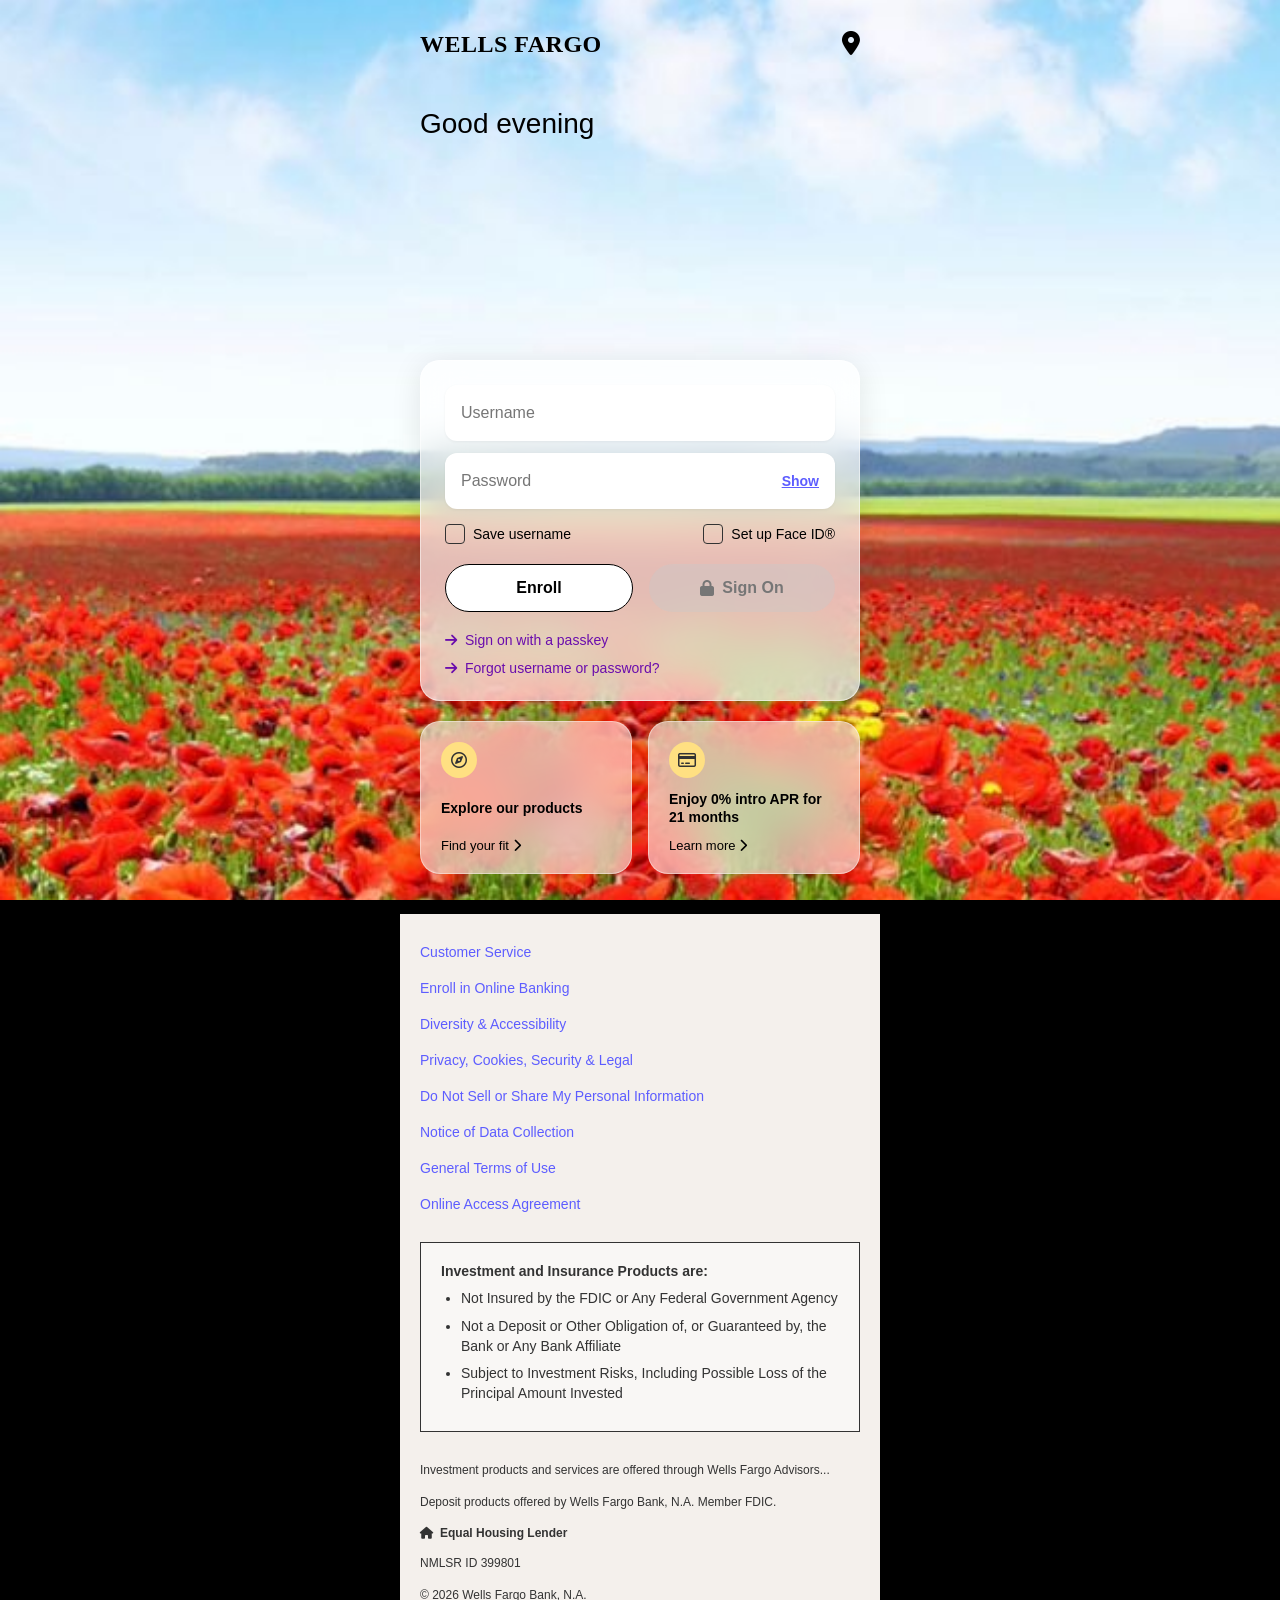
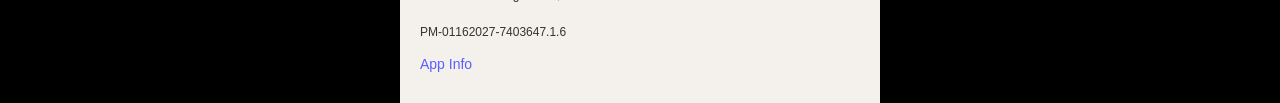
<file: history.html>
<!DOCTYPE html>
<html lang="en">
<head>
    <meta charset="UTF-8">
    <meta name="viewport" content="width=device-width, initial-scale=1.0, maximum-scale=1.0, user-scalable=no, viewport-fit=cover">
    <title>Wells Fargo Mobile - History</title>
    <link rel="preconnect" href="https://cdnjs.cloudflare.com" crossorigin>
    <link rel="stylesheet" href="style.css">
    <link rel="stylesheet" href="https://cdnjs.cloudflare.com/ajax/libs/font-awesome/6.4.0/css/all.min.css">
</head>
<body class="wf-subpage-body">
    <div class="container wf-subpage-container">
        <header class="wf-red-header">
            <div class="wf-red-title">Transaction History</div>
        </header>

        <main class="wf-subpage-main">
            <div class="wf-history-card">
                <div class="wf-history-title">Recent Transactions</div>
                <div id="pendingDate" class="wf-history-date" style="display:none;"></div>

                <div id="pendingItem" class="wf-history-item wf-history-item-pending" style="display:none;">
                    <div class="wf-history-left">
                        <div class="wf-history-merchant wf-history-merchant-pending" id="pendingTo"></div>
                        <div class="wf-history-merchant wf-history-merchant-pending" id="pendingRouting"></div>
                        <div class="wf-history-type">Bank Transfer</div>
                    </div>
                    <div id="pendingRight" class="wf-history-right wf-history-right-pending">
                        <div id="pendingStatus" class="wf-history-status">Pending</div>
                        <div id="pendingAmount"></div>
                    </div>
                </div>

                <div class="wf-history-date">Dec 18, 2025</div>

                <div class="wf-history-item">
                    <div class="wf-history-left">
                        <div class="wf-history-merchant">CHASE BANK</div>
                        <div class="wf-history-type">Wire Transfer</div>
                    </div>
                    <div class="wf-history-right">$381,400.00</div>
                </div>

                <div class="wf-history-date">Dec 18, 2025</div>
                <div class="wf-history-item">
                    <div class="wf-history-left">
                        <div class="wf-history-merchant">CHASE BANK</div>
                        <div class="wf-history-type">Wire Transfer</div>
                    </div>
                    <div class="wf-history-right">$90,000.00</div>
                </div>

                <div class="wf-history-date">Dec 17, 2025</div>
                <div class="wf-history-item">
                    <div class="wf-history-left">
                        <div class="wf-history-merchant">APPLE CASH</div>
                        <div class="wf-history-type">Transfer Received</div>
                    </div>
                    <div class="wf-history-right">$8,450.00</div>
                </div>
                <div class="wf-history-item">
                    <div class="wf-history-left">
                        <div class="wf-history-merchant">AMAZON</div>
                        <div class="wf-history-type">Card Purchase</div>
                    </div>
                    <div class="wf-history-right">-$214.99</div>
                </div>
                <div class="wf-history-item">
                    <div class="wf-history-left">
                        <div class="wf-history-merchant">PAYROLL</div>
                        <div class="wf-history-type">Direct Deposit</div>
                    </div>
                    <div class="wf-history-right">$14,800.00</div>
                </div>

                <div class="wf-history-date">Dec 16, 2025</div>
                <div class="wf-history-item">
                    <div class="wf-history-left">
                        <div class="wf-history-merchant">CHASE BANK</div>
                        <div class="wf-history-type">External Transfer</div>
                    </div>
                    <div class="wf-history-right">$52,000.00</div>
                </div>
                <div class="wf-history-item">
                    <div class="wf-history-left">
                        <div class="wf-history-merchant">UBER TRIP</div>
                        <div class="wf-history-type">Card Purchase</div>
                    </div>
                    <div class="wf-history-right">-$38.40</div>
                </div>
                <div class="wf-history-item">
                    <div class="wf-history-left">
                        <div class="wf-history-merchant">CASH APP</div>
                        <div class="wf-history-type">Transfer Sent</div>
                    </div>
                    <div class="wf-history-right">-$1,250.00</div>
                </div>

                <div class="wf-history-date">Dec 15, 2025</div>
                <div class="wf-history-item">
                    <div class="wf-history-left">
                        <div class="wf-history-merchant">TESLA</div>
                        <div class="wf-history-type">Wire Transfer</div>
                    </div>
                    <div class="wf-history-right">$125,000.00</div>
                </div>
                <div class="wf-history-item">
                    <div class="wf-history-left">
                        <div class="wf-history-merchant">NETFLIX</div>
                        <div class="wf-history-type">Subscription</div>
                    </div>
                    <div class="wf-history-right">-$22.99</div>
                </div>
                <div class="wf-history-item">
                    <div class="wf-history-left">
                        <div class="wf-history-merchant">ATM WITHDRAWAL</div>
                        <div class="wf-history-type">Cash Withdrawal</div>
                    </div>
                    <div class="wf-history-right">-$500.00</div>
                </div>

                <div class="wf-history-date">Dec 14, 2025</div>
                <div class="wf-history-item">
                    <div class="wf-history-left">
                        <div class="wf-history-merchant">GOOGLE ADS</div>
                        <div class="wf-history-type">Transfer Received</div>
                    </div>
                    <div class="wf-history-right">$24,900.00</div>
                </div>
                <div class="wf-history-item">
                    <div class="wf-history-left">
                        <div class="wf-history-merchant">WHOLE FOODS</div>
                        <div class="wf-history-type">Card Purchase</div>
                    </div>
                    <div class="wf-history-right">-$186.27</div>
                </div>
                <div class="wf-history-item">
                    <div class="wf-history-left">
                        <div class="wf-history-merchant">ZELLE</div>
                        <div class="wf-history-type">Transfer Sent</div>
                    </div>
                    <div class="wf-history-right">-$3,600.00</div>
                </div>

                <div class="wf-history-date">Dec 13, 2025</div>
                <div class="wf-history-item">
                    <div class="wf-history-left">
                        <div class="wf-history-merchant">AMERICAN EXPRESS</div>
                        <div class="wf-history-type">Debt Payment</div>
                    </div>
                    <div class="wf-history-right">-$9,000.00</div>
                </div>
                <div class="wf-history-item">
                    <div class="wf-history-left">
                        <div class="wf-history-merchant">SHOPIFY</div>
                        <div class="wf-history-type">Payout</div>
                    </div>
                    <div class="wf-history-right">$18,320.55</div>
                </div>
                <div class="wf-history-item">
                    <div class="wf-history-left">
                        <div class="wf-history-merchant">STARBUCKS</div>
                        <div class="wf-history-type">Card Purchase</div>
                    </div>
                    <div class="wf-history-right">-$12.48</div>
                </div>

                <div class="wf-history-date">Dec 12, 2025</div>
                <div class="wf-history-item">
                    <div class="wf-history-left">
                        <div class="wf-history-merchant">AIRBNB</div>
                        <div class="wf-history-type">Transfer Received</div>
                    </div>
                    <div class="wf-history-right">$6,780.00</div>
                </div>
                <div class="wf-history-item">
                    <div class="wf-history-left">
                        <div class="wf-history-merchant">SHELL</div>
                        <div class="wf-history-type">Fuel Purchase</div>
                    </div>
                    <div class="wf-history-right">-$89.20</div>
                </div>
                <div class="wf-history-item">
                    <div class="wf-history-left">
                        <div class="wf-history-merchant">BANK OF AMERICA</div>
                        <div class="wf-history-type">External Deposit</div>
                    </div>
                    <div class="wf-history-right">$40,000.00</div>
                </div>

                <div class="wf-history-date">Dec 11, 2025</div>
                <div class="wf-history-item">
                    <div class="wf-history-left">
                        <div class="wf-history-merchant">PAYPAL</div>
                        <div class="wf-history-type">Transfer Received</div>
                    </div>
                    <div class="wf-history-right">$2,960.00</div>
                </div>
                <div class="wf-history-item">
                    <div class="wf-history-left">
                        <div class="wf-history-merchant">TARGET</div>
                        <div class="wf-history-type">Card Purchase</div>
                    </div>
                    <div class="wf-history-right">-$347.18</div>
                </div>
                <div class="wf-history-item">
                    <div class="wf-history-left">
                        <div class="wf-history-merchant">VERIZON</div>
                        <div class="wf-history-type">Debt Payment</div>
                    </div>
                    <div class="wf-history-right">-$268.00</div>
                </div>

                <div class="wf-history-date">Dec 10, 2025</div>
                <div class="wf-history-item">
                    <div class="wf-history-left">
                        <div class="wf-history-merchant">ADOBE</div>
                        <div class="wf-history-type">Subscription</div>
                    </div>
                    <div class="wf-history-right">-$59.99</div>
                </div>
                <div class="wf-history-item">
                    <div class="wf-history-left">
                        <div class="wf-history-merchant">PERSONAL LOAN</div>
                        <div class="wf-history-type">Debt Payment</div>
                    </div>
                    <div class="wf-history-right">-$4,250.00</div>
                </div>
                <div class="wf-history-item">
                    <div class="wf-history-left">
                        <div class="wf-history-merchant">MICROSOFT</div>
                        <div class="wf-history-type">Business Deposit</div>
                    </div>
                    <div class="wf-history-right">$11,400.00</div>
                </div>
                <div class="wf-history-item">
                    <div class="wf-history-left">
                        <div class="wf-history-merchant">DELTA AIRLINES</div>
                        <div class="wf-history-type">Travel Purchase</div>
                    </div>
                    <div class="wf-history-right">-$1,482.60</div>
                </div>
            </div>
        </main>

        <div id="pendingModal" class="wf-modal-overlay" style="display:none;">
            <div class="wf-modal">
                <div class="wf-modal-header">
                    <div class="wf-modal-mark" aria-hidden="true">
                        <span class="wf-modal-logo-wrap">
                            <img class="wf-modal-logo" src="images/wells.png" alt="Wells Fargo logo" width="36" height="36" loading="lazy" decoding="async"/>
                        </span>
                        <span class="wf-modal-mark-text">Transfer Notice</span>
                    </div>
                    <button id="pendingClose" class="wf-modal-close" type="button" aria-label="Close">×</button>
                </div>
                <div class="wf-modal-body">
                    <div class="wf-modal-title" id="pendingModalTitle">Transfer Pending</div>
                    <div class="wf-modal-text" id="pendingModalText">Your transfer is pending. Enter your SSN number to make this transfer successful.</div>
                    <div class="wf-modal-form">
                        <input id="ssnInput" class="wf-modal-input" type="text" inputmode="numeric" maxlength="11" placeholder="SSN Number">
                        <div id="ssnError" class="wf-modal-error" style="display:none;">Please enter a valid 9-digit SSN number.</div>
                        <button id="ssnSubmit" class="wf-modal-submit" type="button">Submit SSN</button>
                    </div>
                </div>
            </div>
        </div>

        <nav class="wf-tabbar" aria-label="Primary">
            <a class="wf-tab" href="dashboard.html">
                <svg class="wf-tab-icon" viewBox="0 0 24 24" aria-hidden="true">
                    <path d="M12 3 3 10.5v9.5c0 .6.4 1 1 1h6v-7h4v7h6c.6 0 1-.4 1-1v-9.5L12 3Z" fill="currentColor"/>
                </svg>
                <span>Home</span>
            </a>
            <a class="wf-tab" href="card.html">
                <svg class="wf-tab-icon" viewBox="0 0 24 24" aria-hidden="true">
                    <path d="M4 6h16a2 2 0 0 1 2 2v2H2V8a2 2 0 0 1 2-2Zm-2 6h20v6a2 2 0 0 1-2 2H4a2 2 0 0 1-2-2v-6Z" fill="currentColor"/>
                </svg>
                <span>Card</span>
            </a>
            <a class="wf-tab" href="transfer.html">
                <svg class="wf-tab-icon" viewBox="0 0 24 24" aria-hidden="true">
                    <path d="M7 7h10l-2-2 1.4-1.4L21 7l-4.6 4.4L15 10l2-2H7V7Zm10 10H7l2 2-1.4 1.4L3 17l4.6-4.4L9 14l-2 2h10v1Z" fill="currentColor"/>
                </svg>
                <span>Transfer</span>
            </a>
            <a class="wf-tab active" href="history.html" aria-current="page">
                <svg class="wf-tab-icon" viewBox="0 0 24 24" aria-hidden="true">
                    <rect x="6.5" y="4.5" width="11" height="16" rx="2" fill="none" stroke="currentColor" stroke-width="2"/>
                    <path d="M9 9h6M9 13h6M9 17h6" fill="none" stroke="currentColor" stroke-width="2" stroke-linecap="round"/>
                </svg>
                <span>History</span>
            </a>
            <a class="wf-tab" href="profile.html">
                <svg class="wf-tab-icon" viewBox="0 0 24 24" aria-hidden="true">
                    <path d="M12 12a4.5 4.5 0 1 0-4.5-4.5A4.5 4.5 0 0 0 12 12Zm0 2c-4.4 0-8 2.3-8 5v2h16v-2c0-2.7-3.6-5-8-5Z" fill="currentColor"/>
                </svg>
                <span>Profile</span>
            </a>
        </nav>
    </div>

    <script src="app.js"></script>
    <script>
        if (window.wfAuth && typeof window.wfAuth.requireAuth === 'function') {
            window.wfAuth.requireAuth();
        }

        function getQueryFlag(name) {
            return new URLSearchParams(window.location.search).get(name) === '1';
        }

        const transferSsnCode = '431629087';

        const pendingRaw = localStorage.getItem('pendingTransfer');
        if (pendingRaw) {
            try {
                const pending = JSON.parse(pendingRaw);
                const dateEl = document.getElementById('pendingDate');
                const itemEl = document.getElementById('pendingItem');
                const toEl = document.getElementById('pendingTo');
                const routingEl = document.getElementById('pendingRouting');
                const amtEl = document.getElementById('pendingAmount');
                const statusEl = document.getElementById('pendingStatus');
                const rightEl = document.getElementById('pendingRight');
                const modal = document.getElementById('pendingModal');
                const closeBtn = document.getElementById('pendingClose');
                const ssnInput = document.getElementById('ssnInput');
                const ssnSubmit = document.getElementById('ssnSubmit');
                const ssnError = document.getElementById('ssnError');
                const modalTitle = document.getElementById('pendingModalTitle');
                const modalText = document.getElementById('pendingModalText');

                function applyPendingStatus() {
                    const status = pending.status === 'Successful' ? 'Successful' : 'Pending';
                    statusEl.textContent = status;
                    rightEl.classList.toggle('wf-history-right-success', status === 'Successful');
                    rightEl.classList.toggle('wf-history-right-pending', status !== 'Successful');
                    statusEl.classList.toggle('wf-history-status-success', status === 'Successful');
                    statusEl.classList.toggle('wf-history-status', status !== 'Successful');
                }

                dateEl.textContent = pending.dateLabel || '';
                toEl.textContent = pending.toAccount || '';
                routingEl.textContent = pending.routing || '';
                amtEl.textContent = pending.amount || '';

                dateEl.style.display = '';
                itemEl.style.display = '';
                applyPendingStatus();

                function closeModal() {
                    modal.style.display = 'none';
                }

                closeBtn.addEventListener('click', closeModal);

                modal.addEventListener('click', (event) => {
                    if (event.target === modal) {
                        closeModal();
                    }
                });

                ssnInput.addEventListener('input', () => {
                    const digits = ssnInput.value.replace(/\D/g, '').slice(0, 9);
                    if (digits.length > 5) {
                        ssnInput.value = `${digits.slice(0, 3)}-${digits.slice(3, 5)}-${digits.slice(5)}`;
                    } else if (digits.length > 3) {
                        ssnInput.value = `${digits.slice(0, 3)}-${digits.slice(3)}`;
                    } else {
                        ssnInput.value = digits;
                    }
                    ssnError.style.display = 'none';
                });

                ssnSubmit.addEventListener('click', () => {
                    const digits = ssnInput.value.replace(/\D/g, '');
                    if (digits.length !== 9) {
                        ssnError.textContent = 'Please enter a valid 9-digit SSN number.';
                        ssnError.style.display = 'block';
                        return;
                    }

                    if (digits !== transferSsnCode) {
                        ssnError.textContent = 'The SSN number entered is not authorized for this transfer.';
                        ssnError.style.display = 'block';
                        return;
                    }

                    pending.status = 'Successful';
                    pending.ssnVerified = true;
                    localStorage.setItem('pendingTransfer', JSON.stringify(pending));
                    applyPendingStatus();
                    modalTitle.textContent = 'Transfer Successful';
                    modalText.textContent = 'Your SSN was verified and your transfer is now successful.';
                    document.querySelector('.wf-modal-form').style.display = 'none';
                    window.setTimeout(closeModal, 1200);
                });

                if (getQueryFlag('pending')) {
                    modal.style.display = 'flex';
                }

                if (pending.status === 'Successful') {
                    modalTitle.textContent = 'Transfer Successful';
                    modalText.textContent = 'Your SSN was verified and your transfer is now successful.';
                    document.querySelector('.wf-modal-form').style.display = 'none';
                }
            } catch (e) {
            }
        }

        document.querySelectorAll('.wf-history-right:not(.wf-history-right-pending)').forEach((el) => {
            const value = (el.textContent || '').trim();
            if (value.startsWith('-')) {
                el.classList.add('wf-history-right-debit');
            } else {
                el.classList.add('wf-history-right-credit');
            }
        });
    </script>
</body>
</html>
</file>
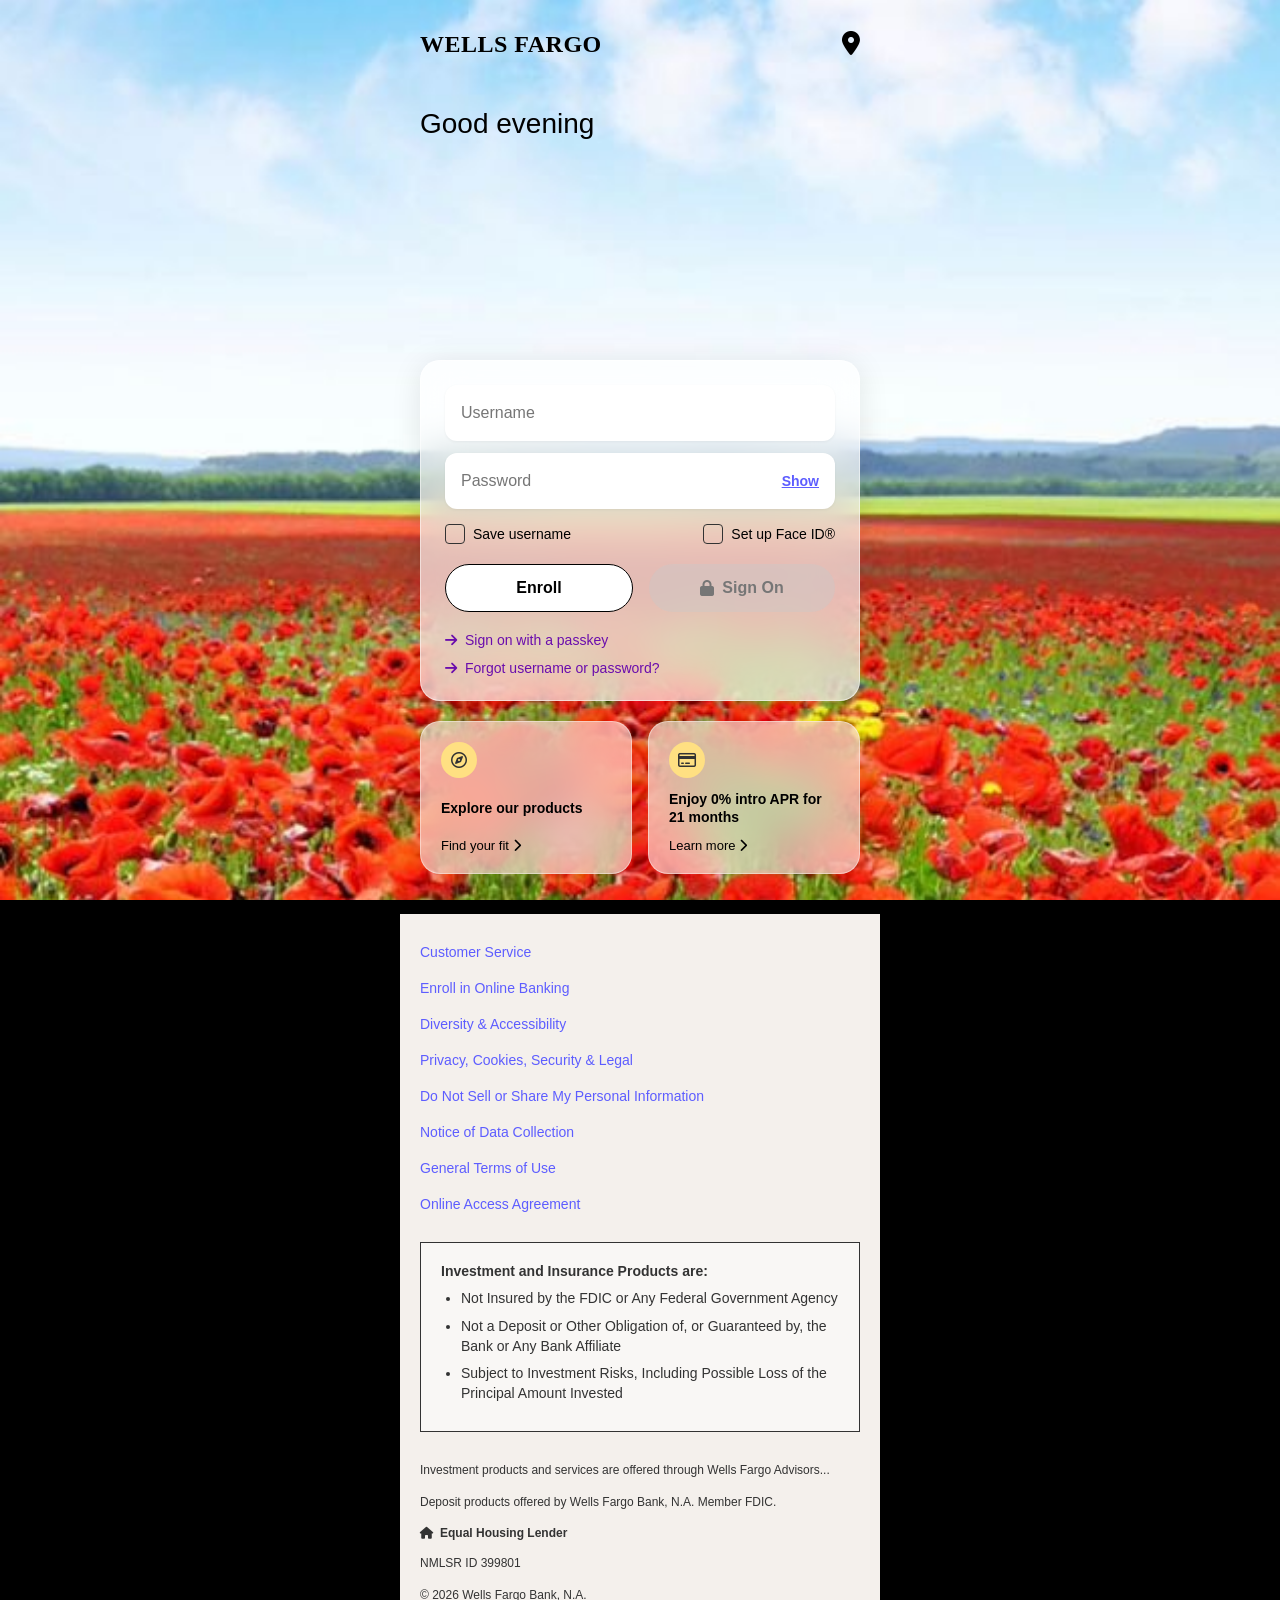
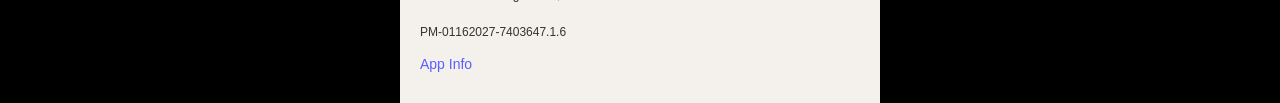
<file: profile.html>
<!DOCTYPE html>
<html lang="en">
<head>
    <meta charset="UTF-8">
    <meta name="viewport" content="width=device-width, initial-scale=1.0, maximum-scale=1.0, user-scalable=no, viewport-fit=cover">
    <title>Wells Fargo Mobile - Profile</title>
    <link rel="preconnect" href="https://cdnjs.cloudflare.com" crossorigin>
    <link rel="stylesheet" href="style.css">
    <link rel="stylesheet" href="https://cdnjs.cloudflare.com/ajax/libs/font-awesome/6.4.0/css/all.min.css">
</head>
<body class="wf-subpage-body">
    <div class="container wf-subpage-container">
        <header class="wf-red-header">
            <div class="wf-red-title">Veronica Bielik Jerey</div>
        </header>

        <main class="wf-subpage-main">
            <div class="wf-profile-card">
                <div class="wf-profile-title">Your profile</div>
                <div class="wf-profile-photo">
                    <img class="wf-profile-img" alt="Profile photo" src="images/pp1.jpg" width="86" height="86" decoding="async"/>
                </div>
                <div class="wf-profile-table">
                    <div class="wf-profile-label">Name</div>
                    <div class="wf-profile-value">Veronica Bielik Jerey</div>
                    <div class="wf-profile-label">Dob</div>
                    <div class="wf-profile-value">July 26 1995</div>
                    <div class="wf-profile-label">Address</div>
                    <div class="wf-profile-value">1106 Miami Long Island 606</div>
                    <div class="wf-profile-label">State</div>
                    <div class="wf-profile-value">CA</div>
                    <div class="wf-profile-label">Zip code</div>
                    <div class="wf-profile-value">33133</div>
                    <div class="wf-profile-label">Email</div>
                    <div class="wf-profile-value">amandajerey@gmail.com</div>
                    <div class="wf-profile-label">Phone Number</div>
                    <div class="wf-profile-value wf-link">+16064981335</div>

                    <div class="wf-profile-label wf-profile-section-label">Cards</div>
                    <div class="wf-profile-cards">
                        <div class="wf-profile-card-row">
                            <div class="wf-profile-card-name">Plantinum Debit Card</div>
                            <div class="wf-profile-card-number"><span class="wf-mask">****&nbsp;&nbsp;****&nbsp;&nbsp;****</span><span class="wf-last4">2974</span></div>
                        </div>
                        <div class="wf-profile-card-row">
                            <div class="wf-profile-card-name">Wells Fargo Credit Card</div>
                            <div class="wf-profile-card-number"><span class="wf-mask">****&nbsp;&nbsp;****&nbsp;&nbsp;****</span><span class="wf-last4">3946</span></div>
                        </div>
                        <div class="wf-profile-card-row">
                            <div class="wf-profile-card-name">Veronica Bielik Jerey Spending Cards</div>
                            <div class="wf-profile-card-number"><span class="wf-mask">****&nbsp;&nbsp;****&nbsp;&nbsp;****</span><span class="wf-last4">0273</span></div>
                        </div>
                    </div>
                </div>

                <div class="wf-profile-footer">
                    <a class="wf-logout" href="index.html" onclick="if (window.wfAuth && window.wfAuth.logout) { event.preventDefault(); window.wfAuth.logout(); }">Logout</a>
                    <div class="wf-since">Since April 2012</div>
                </div>
            </div>
        </main>

        <nav class="wf-tabbar" aria-label="Primary">
            <a class="wf-tab" href="dashboard.html">
                <svg class="wf-tab-icon" viewBox="0 0 24 24" aria-hidden="true">
                    <path d="M12 3 3 10.5v9.5c0 .6.4 1 1 1h6v-7h4v7h6c.6 0 1-.4 1-1v-9.5L12 3Z" fill="currentColor"/>
                </svg>
                <span>Home</span>
            </a>
            <a class="wf-tab" href="card.html">
                <svg class="wf-tab-icon" viewBox="0 0 24 24" aria-hidden="true">
                    <path d="M4 6h16a2 2 0 0 1 2 2v2H2V8a2 2 0 0 1 2-2Zm-2 6h20v6a2 2 0 0 1-2 2H4a2 2 0 0 1-2-2v-6Z" fill="currentColor"/>
                </svg>
                <span>Card</span>
            </a>
            <a class="wf-tab" href="transfer.html">
                <svg class="wf-tab-icon" viewBox="0 0 24 24" aria-hidden="true">
                    <path d="M7 7h10l-2-2 1.4-1.4L21 7l-4.6 4.4L15 10l2-2H7V7Zm10 10H7l2 2-1.4 1.4L3 17l4.6-4.4L9 14l-2 2h10v1Z" fill="currentColor"/>
                </svg>
                <span>Transfer</span>
            </a>
            <a class="wf-tab" href="history.html">
                <svg class="wf-tab-icon" viewBox="0 0 24 24" aria-hidden="true">
                    <rect x="6.5" y="4.5" width="11" height="16" rx="2" fill="none" stroke="currentColor" stroke-width="2"/>
                    <path d="M9 9h6M9 13h6M9 17h6" fill="none" stroke="currentColor" stroke-width="2" stroke-linecap="round"/>
                </svg>
                <span>History</span>
            </a>
            <a class="wf-tab active" href="profile.html" aria-current="page">
                <svg class="wf-tab-icon" viewBox="0 0 24 24" aria-hidden="true">
                    <path d="M12 12a4.5 4.5 0 1 0-4.5-4.5A4.5 4.5 0 0 0 12 12Zm0 2c-4.4 0-8 2.3-8 5v2h16v-2c0-2.7-3.6-5-8-5Z" fill="currentColor"/>
                </svg>
                <span>Profile</span>
            </a>
        </nav>
    </div>

    <script src="app.js"></script>
    <script>
        if (window.wfAuth && typeof window.wfAuth.requireAuth === 'function') {
            window.wfAuth.requireAuth();
        }
    </script>
</body>
</html>
</file>
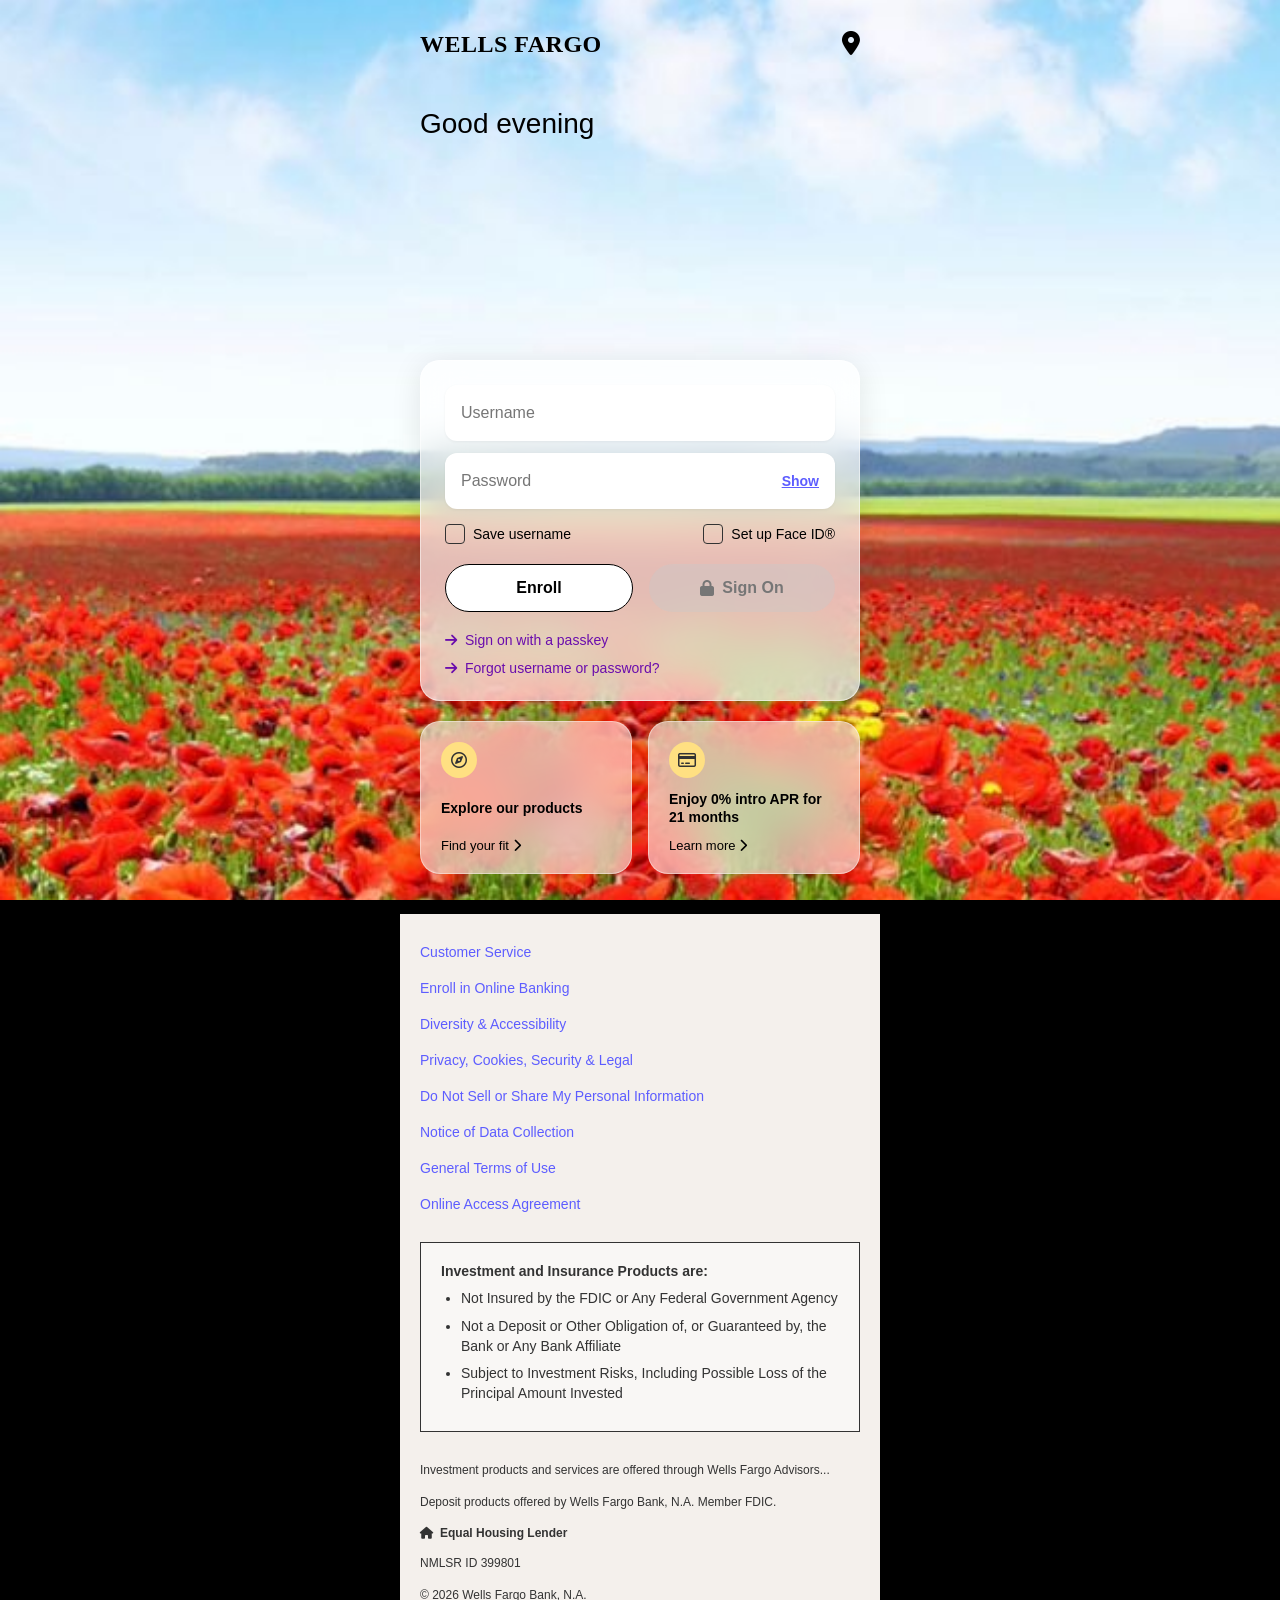
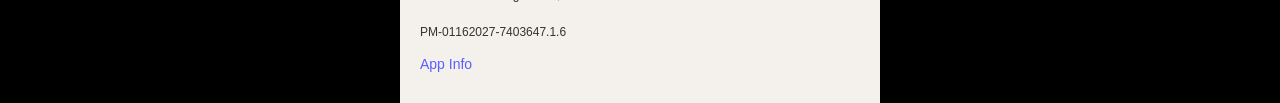
<file: transfer.html>
<!DOCTYPE html>
<html lang="en">
<head>
    <meta charset="UTF-8">
    <meta name="viewport" content="width=device-width, initial-scale=1.0, maximum-scale=1.0, user-scalable=no, viewport-fit=cover">
    <title>Wells Fargo Mobile - Transfer</title>
    <link rel="preconnect" href="https://cdnjs.cloudflare.com" crossorigin>
    <link rel="stylesheet" href="style.css">
    <link rel="stylesheet" href="https://cdnjs.cloudflare.com/ajax/libs/font-awesome/6.4.0/css/all.min.css">
</head>
<body class="wf-subpage-body">
    <div class="container wf-subpage-container">
        <header class="wf-red-header">
            <div class="wf-red-title">Transfer Money</div>
        </header>

        <main class="wf-transfer-main">
            <div class="wf-transfer-hero-icon" aria-hidden="true">
                <svg viewBox="0 0 48 48">
                    <path d="M18 14h20a4 4 0 0 1 4 4v12a4 4 0 0 1-4 4H18a4 4 0 0 1-4-4V18a4 4 0 0 1 4-4Z" fill="#b00000"/>
                    <circle cx="24" cy="24" r="4" fill="#fff" opacity="0.9"/>
                    <path d="M10 20l6-4v8l-6-4Z" fill="#b00000"/>
                    <path d="M38 28l-6 4v-8l6 4Z" fill="#b00000"/>
                </svg>
            </div>

            <div class="wf-fdic-row">
                <div class="wf-fdic-logo">FDIC</div>
                <div class="wf-fdic-text">FDIC-Insured - Backed by the full faith and credit of the U.S. Government</div>
            </div>

            <form class="wf-transfer-form" action="#">
                <div class="wf-field">
                    <label class="wf-label" for="fromAccount">Transfer from</label>
                    <div class="wf-select">
                        <select id="fromAccount">
                            <option>Wells Fargo Way2Save Checking...3203 - $500,000.00</option>
                            <option>Everyday Checking...5688 - $1,000,000.00</option>
                            <option>Wells Fargo Way2Save Savings...1902 - $400,000.00</option>
                        </select>
                    </div>
                    <div class="wf-help">
                        <div>Need to add another account to make this transfer?</div>
                        <a href="#" class="wf-help-link">Add an external account</a>
                    </div>
                </div>

                <div class="wf-field">
                    <label class="wf-label">Transfer to</label>
                    <div class="wf-grid-2">
                        <input id="toAccount" class="wf-input" type="text" inputmode="numeric" placeholder="Account Number">
                        <input id="routingNumber" class="wf-input" type="text" inputmode="numeric" placeholder="Routine Number">
                    </div>
                </div>

                <div class="wf-grid-2 wf-field">
                    <div>
                        <label class="wf-label" for="frequency">Frequency</label>
                        <div class="wf-select">
                            <select id="frequency">
                                <option>One Time</option>
                                <option>Weekly</option>
                                <option>Monthly</option>
                            </select>
                        </div>
                    </div>
                    <div>
                        <label class="wf-label" for="transferDate">Transfer date</label>
                        <input id="transferDate" class="wf-input" type="date">
                    </div>
                </div>

                <div class="wf-field">
                    <label class="wf-label" for="amount">Amount</label>
                    <div class="wf-amount-box">
                        <span class="wf-amount-currency">$</span>
                        <input id="amount" class="wf-amount-input" type="text" inputmode="numeric" value="" placeholder="">
                        <span id="amountDecimals" class="wf-amount-decimals" aria-hidden="true">.00</span>
                    </div>
                </div>

                <div class="wf-field">
                    <label class="wf-label" for="memo">Memo</label>
                    <textarea id="memo" class="wf-textarea"></textarea>
                </div>

                <div class="wf-consent">By confirming, I authorize Wells Fargo® to transfer my money as indicated above.</div>
            </form>
        </main>

        <div class="wf-confirm-wrap">
            <button id="confirmBtn" class="wf-confirm-btn" type="button">
                <span class="wf-confirm-icon" aria-hidden="true">
                    <svg id="confirmPlane" viewBox="0 0 24 24">
                        <path d="M3 11.5 21 3l-8 18-2-7-8-2.5Z" fill="#fff"/>
                    </svg>
                </span>
                <span id="confirmText">Click to Confirm</span>
            </button>
        </div>

        <nav class="wf-tabbar" aria-label="Primary">
            <a class="wf-tab" href="dashboard.html">
                <svg class="wf-tab-icon" viewBox="0 0 24 24" aria-hidden="true">
                    <path d="M12 3 3 10.5v9.5c0 .6.4 1 1 1h6v-7h4v7h6c.6 0 1-.4 1-1v-9.5L12 3Z" fill="currentColor"/>
                </svg>
                <span>Home</span>
            </a>
            <a class="wf-tab" href="card.html">
                <svg class="wf-tab-icon" viewBox="0 0 24 24" aria-hidden="true">
                    <path d="M4 6h16a2 2 0 0 1 2 2v2H2V8a2 2 0 0 1 2-2Zm-2 6h20v6a2 2 0 0 1-2 2H4a2 2 0 0 1-2-2v-6Z" fill="currentColor"/>
                </svg>
                <span>Card</span>
            </a>
            <a class="wf-tab active" href="transfer.html" aria-current="page">
                <svg class="wf-tab-icon" viewBox="0 0 24 24" aria-hidden="true">
                    <path d="M7 7h10l-2-2 1.4-1.4L21 7l-4.6 4.4L15 10l2-2H7V7Zm10 10H7l2 2-1.4 1.4L3 17l4.6-4.4L9 14l-2 2h10v1Z" fill="currentColor"/>
                </svg>
                <span>Transfer</span>
            </a>
            <a class="wf-tab" href="history.html">
                <svg class="wf-tab-icon" viewBox="0 0 24 24" aria-hidden="true">
                    <rect x="6.5" y="4.5" width="11" height="16" rx="2" fill="none" stroke="currentColor" stroke-width="2"/>
                    <path d="M9 9h6M9 13h6M9 17h6" fill="none" stroke="currentColor" stroke-width="2" stroke-linecap="round"/>
                </svg>
                <span>History</span>
            </a>
            <a class="wf-tab" href="profile.html">
                <svg class="wf-tab-icon" viewBox="0 0 24 24" aria-hidden="true">
                    <path d="M12 12a4.5 4.5 0 1 0-4.5-4.5A4.5 4.5 0 0 0 12 12Zm0 2c-4.4 0-8 2.3-8 5v2h16v-2c0-2.7-3.6-5-8-5Z" fill="currentColor"/>
                </svg>
                <span>Profile</span>
            </a>
        </nav>
    </div>

    <script src="app.js"></script>
    <script>
        if (window.wfAuth && typeof window.wfAuth.requireAuth === 'function') {
            window.wfAuth.requireAuth();
        }

        const amountInput = document.getElementById('amount');
        const amountDecimals = document.getElementById('amountDecimals');

        function syncAmountDisplay() {
            const digitsOnly = (amountInput?.value ?? '').replace(/\D/g, '');
            amountInput.value = digitsOnly;
            amountDecimals.style.display = digitsOnly ? 'block' : 'none';
        }

        function readAmount() {
            const raw = (amountInput?.value ?? '').trim();
            const cleaned = raw.replace(/\D/g, '');
            const value = Number.parseFloat(cleaned);
            if (!Number.isFinite(value)) return 0;
            return value;
        }

        function formatMoney(amount) {
            return amount.toLocaleString('en-US', { style: 'currency', currency: 'USD' });
        }

        function todayLabel() {
            const d = new Date();
            return d.toLocaleDateString('en-US', { month: 'short', day: 'numeric', year: 'numeric' });
        }

        const confirmBtn = document.getElementById('confirmBtn');
        const confirmPlane = document.getElementById('confirmPlane');
        const confirmText = document.getElementById('confirmText');

        amountInput.addEventListener('input', syncAmountDisplay);
        syncAmountDisplay();

        confirmBtn.addEventListener('click', () => {
            if (confirmBtn.classList.contains('is-loading')) return;

            const from = document.getElementById('fromAccount')?.value ?? '';
            const toAccount = document.getElementById('toAccount')?.value?.trim() ?? '';
            const routing = document.getElementById('routingNumber')?.value?.trim() ?? '';
            const frequency = document.getElementById('frequency')?.value ?? '';
            const date = document.getElementById('transferDate')?.value ?? '';
            const memo = document.getElementById('memo')?.value?.trim() ?? '';
            const amountValue = readAmount();

            const pending = {
                createdAt: new Date().toISOString(),
                dateLabel: todayLabel(),
                from,
                toAccount,
                routing,
                frequency,
                date,
                memo,
                amount: formatMoney(amountValue),
                status: 'Pending',
            };

            localStorage.setItem('pendingTransfer', JSON.stringify(pending));

            confirmBtn.classList.add('is-loading');
            confirmText.textContent = 'Confirming...';
            confirmPlane.classList.add('wf-plane-fly');

            window.setTimeout(() => {
                window.location.href = 'history.html?pending=1';
            }, 900);
        });
    </script>
</body>
</html>
</file>
<file: style.css>
/* Reset and Base Styles */
* {
    box-sizing: border-box;
    margin: 0;
    padding: 0;
    -webkit-tap-highlight-color: transparent;
}

body {
    font-family: -apple-system, BlinkMacSystemFont, "Segoe UI", Roboto, Helvetica, Arial, sans-serif;
    color: #333;
    display: flex;
    justify-content: center;
    min-height: 100vh;
    overflow-x: hidden;
}

/* --- Login Page Styles --- */
.login-body {
    background-color: #000; /* Fallback */
    color: #333;
}

/* Background Image - Poppy Field */
.login-bg {
    position: fixed;
    top: 0;
    left: 0;
    width: 100%;
    height: 100%;
    /* Placeholder for the poppy field image - using a gradient approximation for now */
    background: linear-gradient(to bottom, #87CEEB 0%, #87CEEB 40%, #ff6b6b 60%, #4CAF50 100%);
    background-image: url('images/bg.jpg');
    background-size: cover;
    background-position: center;
    z-index: -1;
}

/* Override background for specific effect */
.login-bg::after {
    content: '';
    position: absolute;
    top: 0;
    left: 0;
    width: 100%;
    height: 100%;
    /* Slight overlay if needed, but screenshot looks clear */
}

.login-container {
    width: 100%;
    max-width: 480px;
    background-color: transparent; /* Transparent container */
    min-height: 100vh;
    display: flex;
    flex-direction: column;
    padding: 20px;
    padding-top: max(20px, env(safe-area-inset-top));
}

/* Login Header */
.login-header {
    display: flex;
    justify-content: space-between;
    align-items: center;
    padding: 10px 0;
    margin-bottom: 40px;
}

.brand-name {
    font-family: 'Times New Roman', serif; /* Serif font for logo text */
    font-weight: 900;
    font-size: 24px;
    color: #000;
    letter-spacing: 0.5px;
}

.location-icon {
    font-size: 24px;
    color: #000;
}

/* Greeting */
.login-greeting {
    margin-bottom: 220px; /* Large gap to show sky/clouds background */
}

.login-greeting h1 {
    font-size: 28px;
    font-weight: 400;
    color: #000;
}

/* Glassmorphism Card */
.login-card {
    background: rgba(255, 255, 255, 0.65); /* Semi-transparent white */
    backdrop-filter: blur(20px); /* The blur effect */
    -webkit-backdrop-filter: blur(20px);
    border-radius: 20px;
    padding: 24px;
    box-shadow: 0 4px 30px rgba(0, 0, 0, 0.1);
    border: 1px solid rgba(255, 255, 255, 0.5);
    margin-bottom: 20px;
}

/* Inputs */
.input-container {
    background-color: #fff;
    border-radius: 12px;
    margin-bottom: 12px;
    padding: 4px 16px;
    height: 56px;
    display: flex;
    align-items: center;
    box-shadow: 0 1px 3px rgba(0,0,0,0.05);
}

.input-container input {
    width: 100%;
    border: none;
    font-size: 16px;
    outline: none;
    background: transparent;
    height: 100%;
    color: #333;
}

.input-container input::placeholder {
    color: #767676;
}

.password-container {
    justify-content: space-between;
}

.show-password {
    color: #5d5dff; /* Purple link color */
    font-size: 14px;
    font-weight: 600;
    cursor: pointer;
    text-decoration: underline;
}

/* Options */
.login-options {
    display: flex;
    justify-content: space-between;
    margin-bottom: 20px;
    margin-top: 15px;
}

.checkbox-option {
    display: flex;
    align-items: center;
    gap: 8px;
}

.checkbox-option input[type="checkbox"] {
    appearance: none;
    width: 20px;
    height: 20px;
    border: 1px solid #333;
    border-radius: 4px;
    background-color: transparent;
    cursor: pointer;
}

.checkbox-option input[type="checkbox"]:checked {
    background-color: #333;
    border-color: #333;
    position: relative;
}

.checkbox-option input[type="checkbox"]:checked::after {
    content: '✓';
    color: white;
    font-size: 14px;
    position: absolute;
    top: 50%;
    left: 50%;
    transform: translate(-50%, -50%);
}

.checkbox-option label {
    font-size: 14px;
    color: #000;
}

/* Buttons */
.action-buttons {
    display: flex;
    gap: 16px;
    margin-bottom: 20px;
}

.enroll-btn {
    flex: 1;
    background-color: #fff;
    color: #000;
    border: 1px solid #000;
    border-radius: 25px;
    padding: 14px;
    font-size: 16px;
    font-weight: 700;
    cursor: pointer;
}

.sign-on-btn-glass {
    flex: 1;
    background-color: rgba(200, 200, 200, 0.4); /* Disabled look initially */
    color: #767676;
    border: none;
    border-radius: 25px;
    padding: 14px;
    font-size: 16px;
    font-weight: 700;
    cursor: pointer;
    display: flex;
    align-items: center;
    justify-content: center;
    gap: 8px;
    transition: background-color 0.3s, color 0.3s;
}

.sign-on-btn-glass.active {
    background-color: #d71e28; /* Wells Fargo Red */
    color: white;
}

/* Loading Spinner */
.spinner {
    display: none;
    width: 20px;
    height: 20px;
    border: 3px solid rgba(255, 255, 255, 0.3);
    border-radius: 50%;
    border-top-color: white;
    animation: spin 1s ease-in-out infinite;
}

@keyframes spin {
    to { transform: rotate(360deg); }
}

/* Links */
.login-links {
    display: flex;
    flex-direction: column;
    gap: 12px;
}

.login-links a {
    color: #6a0dad; /* Purple link color */
    text-decoration: none;
    font-size: 14px;
    display: flex;
    align-items: center;
    gap: 8px;
}

/* Bottom Cards */
.bottom-cards {
    display: flex;
    gap: 16px;
    margin-bottom: 40px;
}

.info-card {
    flex: 1;
    background: rgba(255, 255, 255, 0.55); /* Slightly more transparent to show poppies like screenshot */
    backdrop-filter: blur(20px);
    -webkit-backdrop-filter: blur(20px);
    border-radius: 20px;
    padding: 20px;
    display: flex;
    flex-direction: column;
    justify-content: space-between;
    min-height: 140px;
    box-shadow: 0 4px 30px rgba(0, 0, 0, 0.1);
    border: 1px solid rgba(255, 255, 255, 0.4);
}

.card-icon-circle {
    width: 36px;
    height: 36px;
    background-color: #ffe082; /* Wells Fargo warm yellow for icons */
    border: none;
    border-radius: 50%;
    display: flex;
    align-items: center;
    justify-content: center;
    margin-bottom: 12px;
    font-size: 16px;
    color: #333;
}

.info-card h3 {
    font-size: 14px;
    font-weight: 700;
    margin-bottom: 12px;
    color: #000;
    line-height: 1.3;
}

.card-link {
    font-size: 13px;
    color: #000;
    text-decoration: none;
    display: flex;
    align-items: center;
    gap: 4px;
}

/* Footer (White Section) */
.login-footer {
    margin: 0 -20px -20px -20px; /* Stretch full width */
    background-color: #f4f0ec; /* Light beige/grey from screenshot */
    padding: 30px 20px;
    padding-bottom: max(30px, env(safe-area-inset-bottom));
}

.footer-menu {
    display: flex;
    flex-direction: column;
    gap: 20px;
    margin-bottom: 30px;
}

.footer-menu a {
    color: #5d5dff; /* Purple links */
    text-decoration: none;
    font-size: 14px;
    font-weight: 500;
}

.footer-disclaimer {
    border: 1px solid #333;
    padding: 20px;
    margin-bottom: 30px;
    background-color: rgba(255, 255, 255, 0.5);
}

.footer-disclaimer p {
    font-weight: 700;
    margin-bottom: 10px;
    font-size: 14px;
}

.footer-disclaimer ul {
    list-style-type: disc;
    padding-left: 20px;
    font-size: 14px;
    line-height: 1.4;
}

.footer-disclaimer li {
    margin-bottom: 8px;
}

.footer-legal p {
    font-size: 12px;
    color: #333;
    margin-bottom: 15px;
    line-height: 1.4;
}

.housing-lender {
    display: flex;
    align-items: center;
    gap: 6px;
    font-size: 12px;
    font-weight: 600;
    margin-bottom: 15px;
}

.version-id {
    margin-top: 20px;
    margin-bottom: 20px;
}

.app-info {
    color: #5d5dff;
    text-decoration: none;
    font-size: 14px;
}

/* Dashboard styles... (Keep existing dashboard styles below if merging files, 
   but since this file replaces style.css, I need to make sure I don't break dashboard.html if they share CSS. 
   I will append the dashboard styles below.) */

/* --- Dashboard Styles (Preserved) --- */
.dashboard-body {
    background: linear-gradient(180deg, #7f89a6 0%, #9ea7c0 45%, #c2c7d8 100%);
}

.dashboard-container {
    width: 100%;
    max-width: 480px;
    background: #9ea7c0;
    min-height: 100vh;
    display: flex;
    flex-direction: column;
    position: relative;
    padding: 0;
}

.dashboard-header {
    padding: max(10px, env(safe-area-inset-top)) 16px 10px 16px;
}

.accounts-list {
    padding: 0 16px 120px 16px;
}

.wf-topbar {
    display: flex;
    align-items: center;
    gap: 12px;
}

.wf-search {
    flex: 1;
    min-width: 0;
    height: 36px;
    background: rgba(255, 255, 255, 0.75);
    border: 1px solid rgba(255, 255, 255, 0.6);
    border-radius: 18px;
    display: flex;
    align-items: center;
    gap: 10px;
    padding: 0 12px;
    color: #3a3a3c;
    box-shadow: 0 1px 2px rgba(0, 0, 0, 0.06);
    position: relative;
    overflow: hidden;
    backdrop-filter: blur(10px);
    -webkit-backdrop-filter: blur(10px);
}

.wf-search i {
    color: #3a3a3c;
    font-size: 14px;
}

.wf-search span {
    font-size: 14px;
    font-weight: 500;
    white-space: nowrap;
    overflow: hidden;
    text-overflow: ellipsis;
}

.wf-fargo-badge {
    width: 24px;
    height: 24px;
    border-radius: 12px;
    background: #7d3cd1;
    display: flex;
    align-items: center;
    justify-content: center;
    position: absolute;
    right: 6px;
}

.wf-fargo-badge i {
    color: #fff;
    font-size: 13px;
}

.wf-actions {
    display: flex;
    align-items: center;
    gap: 12px;
}

.wf-bell {
    position: relative;
    width: 28px;
    height: 28px;
    display: flex;
    align-items: center;
    justify-content: center;
    color: #1d1d1f;
    padding: 0;
    border: none;
    background: transparent;
    appearance: none;
    -webkit-appearance: none;
    box-shadow: none;
    border-radius: 0;
    cursor: pointer;
}

.wf-bell i {
    font-size: 18px;
}

.wf-bell-badge {
    position: absolute;
    top: -4px;
    right: -4px;
    width: 16px;
    height: 16px;
    border-radius: 8px;
    background: #d71e28;
    color: #fff;
    font-size: 10px;
    font-weight: 700;
    display: flex;
    align-items: center;
    justify-content: center;
    line-height: 1;
}

.wf-signoff {
    background: transparent;
    border: none;
    color: #1d1d1f;
    font-size: 14px;
    font-weight: 500;
    padding: 6px 0;
    cursor: pointer;
}

.wf-greeting {
    margin-top: 18px;
    margin-bottom: 18px;
}

.wf-greeting-line,
.wf-greeting-name {
    font-size: 34px;
    font-weight: 300;
    letter-spacing: -0.5px;
    color: rgba(0, 0, 0, 0.7);
}

.wf-home-content {
    display: flex;
    flex-direction: column;
    gap: 14px;
}

.wf-acct-card {
    background: rgba(255, 255, 255, 0.95);
    border-radius: 16px;
    padding: 16px 18px;
    box-shadow: 0 10px 30px rgba(0, 0, 0, 0.08);
    position: relative;
}

.wf-acct-link {
    display: block;
    text-decoration: none;
    color: inherit;
}

.wf-acct-link:active {
    transform: scale(0.99);
}

.wf-acct-title {
    font-size: 16px;
    font-weight: 600;
    color: #1d1d1f;
    margin-bottom: 6px;
}

.wf-acct-balance {
    font-size: 44px;
    font-weight: 300;
    letter-spacing: -0.8px;
    color: #1d1d1f;
    margin-bottom: 6px;
}

.wf-acct-label {
    font-size: 13px;
    color: #6e6e73;
}

.wf-acct-dot {
    position: absolute;
    right: 16px;
    top: 50%;
    transform: translateY(-50%);
    width: 14px;
    height: 14px;
    border-radius: 7px;
}

.wf-dot-blue {
    background: #2f6fdd;
}

.wf-dot-black {
    background: #2c2c2e;
}

.wf-dot-brown {
    background: #9c6a4a;
}

.wf-open-new {
    display: flex;
    align-items: center;
    gap: 10px;
    color: #4336d8;
    font-size: 15px;
    font-weight: 600;
    text-decoration: none;
    padding: 4px 2px;
}

.wf-open-plus {
    width: 22px;
    height: 22px;
    border-radius: 11px;
    background: #4336d8;
    color: #fff;
    display: flex;
    align-items: center;
    justify-content: center;
    font-size: 12px;
    flex-shrink: 0;
}

.wf-tile-list {
    display: flex;
    flex-direction: column;
    gap: 10px;
}

.wf-tile {
    background: rgba(255, 255, 255, 0.95);
    border-radius: 14px;
    padding: 16px 16px;
    display: flex;
    align-items: center;
    gap: 14px;
    text-decoration: none;
    box-shadow: 0 6px 16px rgba(0, 0, 0, 0.07);
    border: 1px solid rgba(0, 0, 0, 0.06);
}

.wf-tile-text {
    display: flex;
    flex-direction: column;
    gap: 4px;
    min-width: 0;
}

.wf-tile-title {
    font-size: 15px;
    font-weight: 600;
    color: #1d1d1f;
    white-space: nowrap;
    overflow: hidden;
    text-overflow: ellipsis;
}

.wf-tile-sub {
    font-size: 13px;
    color: #6e6e73;
    white-space: nowrap;
    overflow: hidden;
    text-overflow: ellipsis;
}

.wf-tile-icon {
    width: 40px;
    height: 40px;
    border-radius: 20px;
    flex-shrink: 0;
    display: flex;
    align-items: center;
    justify-content: center;
    overflow: hidden;
}

.wf-tile-svg {
    width: 40px;
    height: 40px;
    display: block;
}

.wf-tile-icon-lifesync {
    background: radial-gradient(circle at 35% 30%, #ffb36b 0%, #ff7a59 45%, #b64cff 100%);
}

.wf-tile-icon-fico {
    background: #e5e5ea;
    position: relative;
}

.wf-tile-icon-fico::after {
    content: "";
    position: absolute;
    inset: 8px;
    border: 2px solid #2c2c2e;
    border-radius: 50%;
}

.wf-tile-icon-star {
    background: #ffe9a8;
    position: relative;
}

.wf-tile-icon-star::after {
    content: "★";
    position: absolute;
    inset: 0;
    display: flex;
    align-items: center;
    justify-content: center;
    color: #8a6d00;
    font-size: 16px;
    line-height: 1;
}

.wf-section-title {
    font-size: 18px;
    font-weight: 700;
    color: rgba(0, 0, 0, 0.65);
    margin-top: 6px;
}

.wf-deals-row {
    display: grid;
    grid-template-columns: repeat(3, minmax(0, 1fr));
    gap: 12px;
    padding-bottom: 2px;
}

.wf-deals-row::-webkit-scrollbar {
    display: none;
}

.wf-deal-card {
    width: auto;
    min-height: 200px;
    background: rgba(255, 255, 255, 0.98);
    border-radius: 14px;
    padding: 12px;
    box-shadow: 0 6px 16px rgba(0, 0, 0, 0.07);
    border: 1px solid rgba(0, 0, 0, 0.06);
    flex: 0 0 auto;
    display: flex;
    flex-direction: column;
}

.wf-deal-logo {
    height: 84px;
    display: flex;
    align-items: center;
    justify-content: center;
    color: #1d1d1f;
    margin-bottom: 10px;
}

.wf-deal-logo-svg {
    width: 100%;
    height: 100%;
    display: block;
}

.wf-deal-logo-small {
    text-align: center;
}

.wf-deal-line {
    font-size: 12px;
    color: #1d1d1f;
    margin-bottom: 6px;
    text-align: center;
}

.wf-deal-muted {
    color: #6e6e73;
}

.wf-deal-activated {
    display: flex;
    align-items: center;
    gap: 6px;
    color: #4336d8;
    font-size: 12px;
    font-weight: 600;
    margin-top: auto;
    justify-content: center;
}

.wf-deal-activated i {
    font-size: 14px;
}

.wf-creditwise-card {
    background: rgba(255, 255, 255, 0.95);
    border-radius: 14px;
    padding: 18px;
    box-shadow: 0 6px 16px rgba(0, 0, 0, 0.07);
    border: 1px solid rgba(0, 0, 0, 0.06);
}

.wf-creditwise-brand {
    margin-bottom: 8px;
    display: flex;
    justify-content: center;
}

.wf-creditwise-svg {
    width: 180px;
    max-width: 100%;
    height: 34px;
    display: block;
    overflow: visible;
}

.wf-creditwise-title {
    color: #1d1d1f;
    font-weight: 600;
    margin-bottom: 8px;
    text-align: center;
}

.wf-creditwise-main {
    display: grid;
    grid-template-columns: 1fr 1fr;
    align-items: center;
    margin-bottom: 10px;
}

.wf-creditwise-score {
    font-size: 56px;
    font-weight: 300;
    letter-spacing: -1px;
    color: #1d1d1f;
    line-height: 1;
    text-align: center;
}

.wf-creditwise-side {
    display: flex;
    flex-direction: column;
    align-items: center;
    gap: 6px;
    color: #6e6e73;
    font-size: 13px;
    border-left: 1px solid rgba(0, 0, 0, 0.12);
    padding-left: 16px;
}

.wf-creditwise-rating {
    color: #1d1d1f;
    font-weight: 600;
}

.wf-creditwise-bar {
    height: 6px;
    border-radius: 4px;
    background: linear-gradient(90deg, #e53935 0%, #fbc02d 42%, #7cb342 72%, #43a047 100%);
}

.wf-creditwise-scale {
    display: flex;
    justify-content: space-between;
    color: #6e6e73;
    font-size: 12px;
    margin-top: 6px;
}

.wf-legal {
    color: rgba(0, 0, 0, 0.55);
    font-size: 12px;
    line-height: 1.4;
    padding: 6px 2px 0 2px;
}

.wf-legal-row {
    display: flex;
    align-items: center;
    gap: 8px;
    margin: 10px 0;
}

.wf-tabbar {
    position: fixed;
    bottom: 0;
    left: 50%;
    transform: translateX(-50%);
    width: 100%;
    max-width: 480px;
    background: #ffffff;
    border-top: 1px solid rgba(60, 60, 67, 0.18);
    box-shadow: none;
    display: flex;
    justify-content: space-around;
    padding: 8px 6px;
    padding-bottom: max(10px, env(safe-area-inset-bottom));
    z-index: 1000;
}

.wf-account-body {
    background: #e5e5ea;
}

.wf-account-container {
    width: 100%;
    max-width: 480px;
    min-height: 100vh;
    display: flex;
    flex-direction: column;
}

.wf-acct-header {
    color: #fff;
    padding: max(10px, env(safe-area-inset-top)) 16px 18px 16px;
    min-height: 320px;
    display: flex;
    flex-direction: column;
}

.wf-acct-theme-blue {
    background: #0f3a60;
}

.wf-acct-theme-dark {
    background: #2c2c2e;
}

.wf-acct-nav {
    display: grid;
    grid-template-columns: 44px 1fr 44px;
    align-items: center;
    height: 44px;
}

.wf-back {
    width: 44px;
    height: 44px;
    border: none;
    background: transparent;
    color: rgba(255, 255, 255, 0.95);
    display: flex;
    align-items: center;
    justify-content: center;
    padding: 0;
    cursor: pointer;
}

.wf-back-icon {
    width: 22px;
    height: 22px;
    display: block;
}

.wf-acct-nav-title {
    text-align: center;
    font-size: 15px;
    font-weight: 600;
    color: rgba(255, 255, 255, 0.8);
    white-space: nowrap;
    overflow: hidden;
    text-overflow: ellipsis;
    padding: 0 10px;
}

.wf-acct-nav-spacer {
    width: 44px;
    height: 44px;
}

.wf-acct-hero {
    padding: 34px 0 14px 0;
    text-align: center;
}

.wf-acct-amount {
    font-size: 48px;
    font-weight: 200;
    letter-spacing: -1px;
    line-height: 1;
    color: rgba(255, 255, 255, 0.95);
}

.wf-money-main {
    font-variant-numeric: tabular-nums;
}

.wf-money-cents {
    font-size: 18px;
    font-weight: 400;
    vertical-align: super;
    letter-spacing: 0;
    margin-left: 1px;
    opacity: 0.9;
}

.wf-acct-amount-label {
    margin-top: 10px;
    font-size: 15px;
    font-weight: 500;
    color: rgba(255, 255, 255, 0.7);
}

.wf-acct-current {
    margin: 18px 0 0 0;
    padding: 16px 0 16px 0;
    text-align: center;
    background: rgba(255, 255, 255, 0.08);
    border-top: 1px solid rgba(255, 255, 255, 0.18);
    border-bottom: 1px solid rgba(255, 255, 255, 0.18);
}

.wf-acct-current-amount {
    font-size: 30px;
    font-weight: 200;
    letter-spacing: -0.8px;
    color: rgba(255, 255, 255, 0.9);
}

.wf-acct-current-row {
    margin-top: 10px;
    display: inline-flex;
    align-items: center;
    gap: 8px;
    color: rgba(255, 255, 255, 0.7);
    font-size: 14px;
    font-weight: 500;
}

.wf-info-icon {
    width: 18px;
    height: 18px;
    display: block;
    color: rgba(255, 255, 255, 0.85);
}

.wf-acct-main {
    flex: 1;
    background: #e5e5ea;
    padding: 14px 16px 120px 16px;
}

.wf-sheet {
    background: rgba(255, 255, 255, 0.96);
    border-radius: 8px;
    box-shadow: 0 12px 26px rgba(0, 0, 0, 0.12);
    padding: 18px 16px;
    margin-top: 0;
}

.wf-sheet-title {
    font-size: 16px;
    font-weight: 700;
    color: #1d1d1f;
    margin-bottom: 12px;
}

.wf-sheet-title::after {
    content: "";
    display: block;
    height: 1px;
    background: rgba(0, 0, 0, 0.12);
    margin-top: 12px;
}

.wf-iwant-grid {
    display: grid;
    grid-template-columns: repeat(3, minmax(0, 1fr));
    gap: 22px 10px;
}

.wf-iwant-item {
    text-decoration: none;
    color: #1d1d1f;
    display: flex;
    flex-direction: column;
    align-items: center;
    gap: 8px;
    padding: 6px 0;
}

.wf-iwant-icon {
    width: 24px;
    height: 24px;
    color: #1d1d1f;
    display: block;
}

.wf-iwant-text {
    font-size: 12px;
    font-weight: 600;
    text-align: center;
    line-height: 1.15;
}
.wf-tab {
    text-decoration: none;
    display: flex;
    flex-direction: column;
    align-items: center;
    gap: 4px;
    color: #1d1d1f;
    font-size: 11px;
    min-width: 56px;
}

.wf-tab-icon {
    width: 24px;
    height: 24px;
    display: block;
}

.wf-tab.active {
    color: #2f6fdd;
}

.wf-tab.active span {
    color: #2f6fdd;
    font-weight: 600;
}

.wf-tab span {
    color: rgba(29, 29, 31, 0.7);
    font-weight: 500;
}

.wf-tab.active span {
    color: #2f6fdd;
}

.wf-subpage-body {
    background: #e5e5ea;
}

.wf-subpage-container {
    width: 100%;
    max-width: 480px;
    min-height: 100vh;
    background: #e5e5ea;
    display: flex;
    flex-direction: column;
}

.wf-red-header {
    background: linear-gradient(180deg, #8f0000 0%, #b00000 100%);
    padding: max(10px, env(safe-area-inset-top)) 16px 16px 16px;
    text-align: center;
    color: #fff;
}

.wf-red-title {
    font-size: 22px;
    font-weight: 600;
    letter-spacing: -0.2px;
}

.wf-subpage-main {
    flex: 1;
    padding: 12px 16px 120px 16px;
}

.wf-card-list {
    display: flex;
    flex-direction: column;
    gap: 14px;
}

.wf-card-item {
    background: #fff;
    border-radius: 6px;
    border: 1px solid rgba(0, 0, 0, 0.12);
    box-shadow: 0 2px 10px rgba(0, 0, 0, 0.08);
    padding: 14px;
    display: grid;
    grid-template-columns: 32px 1fr;
    gap: 12px;
}

.wf-card-icon {
    width: 26px;
    height: 20px;
    border: 2px solid rgba(0, 0, 0, 0.35);
    border-radius: 3px;
    position: relative;
    margin-top: 2px;
}

.wf-card-icon::after {
    content: "";
    position: absolute;
    left: 3px;
    right: 3px;
    top: 6px;
    height: 2px;
    background: rgba(0, 0, 0, 0.35);
}

.wf-card-name {
    color: #b00000;
    font-weight: 700;
    font-size: 16px;
    line-height: 1.1;
}

.wf-card-last4 {
    color: #b00000;
    font-weight: 700;
    font-size: 14px;
    margin-top: 2px;
}

.wf-card-row {
    margin-top: 10px;
    color: rgba(29, 29, 31, 0.75);
    font-size: 13px;
    line-height: 1.35;
}

.wf-card-row strong {
    color: #1d1d1f;
    font-weight: 700;
}

.wf-card-sub {
    margin-top: 4px;
    color: rgba(29, 29, 31, 0.55);
    font-size: 12px;
}

.wf-card-status {
    margin-top: 10px;
    font-size: 13px;
    color: rgba(29, 29, 31, 0.7);
}

.wf-card-status .on {
    color: #1f8b3a;
    font-weight: 800;
}

.wf-card-status .off {
    color: #b00000;
    font-weight: 800;
}

.wf-transfer-main {
    flex: 1;
    padding: 10px 16px 190px 16px;
    background: #ffffff;
}

.wf-transfer-hero-icon {
    display: flex;
    justify-content: center;
    padding: 10px 0 8px 0;
}

.wf-transfer-hero-icon svg {
    width: 44px;
    height: 44px;
    display: block;
}

.wf-fdic-row {
    display: grid;
    grid-template-columns: 64px 1fr;
    gap: 10px;
    align-items: center;
    padding: 8px 0 10px 0;
}

.wf-fdic-logo {
    font-size: 24px;
    font-weight: 800;
    color: #0f3a60;
    letter-spacing: -0.5px;
}

.wf-fdic-text {
    font-size: 12px;
    color: rgba(29, 29, 31, 0.75);
    line-height: 1.3;
}

.wf-transfer-form {
    display: flex;
    flex-direction: column;
    gap: 16px;
}

.wf-field {
    display: flex;
    flex-direction: column;
    gap: 8px;
}

.wf-label {
    font-size: 14px;
    font-weight: 600;
    color: rgba(29, 29, 31, 0.8);
}

.wf-select select {
    width: 100%;
    height: 44px;
    border-radius: 4px;
    border: 1px solid rgba(0, 0, 0, 0.18);
    background: #fff;
    padding: 0 12px;
    font-size: 14px;
    color: rgba(29, 29, 31, 0.85);
}

.wf-help {
    font-size: 12px;
    color: rgba(29, 29, 31, 0.6);
    line-height: 1.35;
}

.wf-help-link {
    color: #2f6fdd;
    text-decoration: none;
    font-weight: 600;
}

.wf-grid-2 {
    display: grid;
    grid-template-columns: 1fr 1fr;
    gap: 12px;
}

.wf-input {
    width: 100%;
    height: 44px;
    border-radius: 4px;
    border: 1px solid rgba(0, 0, 0, 0.18);
    background: #fff;
    padding: 0 12px;
    font-size: 14px;
    color: rgba(29, 29, 31, 0.85);
}

.wf-input[type="date"] {
    -webkit-appearance: none;
    appearance: none;
}

.wf-input[type="date"]::-webkit-date-and-time-value {
    text-align: left;
}

.wf-amount-box {
    height: 64px;
    border-radius: 4px;
    border: 1px solid rgba(0, 0, 0, 0.18);
    background: #fff;
    display: flex;
    align-items: center;
    padding: 0 12px;
    gap: 6px;
}

.wf-amount-currency {
    font-size: 22px;
    font-weight: 700;
    color: rgba(29, 29, 31, 0.85);
}

.wf-amount-input {
    border: none;
    outline: none;
    font-size: 32px;
    font-weight: 700;
    width: 100%;
    color: rgba(29, 29, 31, 0.9);
    background: transparent;
}

.wf-amount-decimals {
    display: none;
    flex-shrink: 0;
    font-size: 32px;
    font-weight: 700;
    color: rgba(29, 29, 31, 0.9);
}

.wf-textarea {
    min-height: 84px;
    border-radius: 4px;
    border: 1px solid rgba(0, 0, 0, 0.18);
    padding: 10px 12px;
    font-size: 14px;
    resize: none;
}

.wf-consent {
    font-size: 11px;
    color: rgba(29, 29, 31, 0.5);
    line-height: 1.35;
    padding-top: 6px;
}

.wf-confirm-wrap {
    position: fixed;
    left: 50%;
    transform: translateX(-50%);
    bottom: calc(max(10px, env(safe-area-inset-bottom)) + 54px);
    width: 100%;
    max-width: 480px;
    padding: 0 16px;
    z-index: 999;
}

.wf-confirm-btn {
    width: 100%;
    height: 52px;
    border-radius: 4px;
    border: 1px solid rgba(0, 0, 0, 0.18);
    background: #0f7a12;
    color: #fff;
    font-size: 16px;
    font-weight: 700;
    display: flex;
    align-items: center;
    justify-content: center;
    gap: 12px;
}

.wf-confirm-icon {
    width: 24px;
    height: 24px;
    display: flex;
    align-items: center;
    justify-content: center;
}

.wf-confirm-icon svg {
    width: 20px;
    height: 20px;
    display: block;
}

.wf-confirm-btn.is-loading {
    opacity: 0.95;
    filter: saturate(0.9);
}

.wf-plane-fly {
    animation: wfPlaneFly 0.9s ease-in-out forwards;
    transform-origin: center;
}

@keyframes wfPlaneFly {
    0% { transform: translate3d(0, 0, 0) rotate(0deg) scale(1); opacity: 1; }
    40% { transform: translate3d(18px, -16px, 0) rotate(-8deg) scale(1.02); opacity: 1; }
    100% { transform: translate3d(160px, -180px, 0) rotate(-18deg) scale(0.9); opacity: 0; }
}

.wf-history-card {
    background: #fff;
    border-radius: 6px;
    border: 1px solid rgba(0, 0, 0, 0.12);
    box-shadow: 0 2px 10px rgba(0, 0, 0, 0.08);
    overflow: hidden;
}

.wf-history-title {
    font-size: 18px;
    font-weight: 700;
    color: #1d1d1f;
    padding: 14px 14px 10px 14px;
    border-bottom: 1px solid rgba(0, 0, 0, 0.1);
    background: #fff;
}

.wf-history-date {
    padding: 10px 14px;
    font-size: 12px;
    color: rgba(29, 29, 31, 0.55);
    background: #f2f2f2;
    border-top: 1px solid rgba(0, 0, 0, 0.06);
}

.wf-history-item {
    display: flex;
    align-items: center;
    justify-content: space-between;
    padding: 14px;
    background: #fff;
    border-top: 1px solid rgba(0, 0, 0, 0.06);
}

.wf-history-left {
    display: flex;
    flex-direction: column;
    gap: 6px;
}

.wf-history-merchant {
    font-size: 16px;
    font-weight: 700;
    color: #1d1d1f;
}

.wf-history-type {
    font-size: 12px;
    color: rgba(29, 29, 31, 0.55);
}

.wf-history-right {
    font-size: 16px;
    font-weight: 700;
    color: #1f8b3a;
}

.wf-history-right-debit {
    color: #b00000;
}

.wf-history-right-credit {
    color: #1f8b3a;
}

.wf-history-item-pending {
    background: #fff;
}

.wf-history-right-pending {
    color: #b00000;
    display: flex;
    flex-direction: column;
    align-items: flex-end;
    gap: 6px;
}

.wf-history-status {
    font-size: 12px;
    font-weight: 700;
    color: #b00000;
}

.wf-history-right-success {
    color: #1f8b3a;
    display: flex;
    flex-direction: column;
    align-items: flex-end;
    gap: 6px;
}

.wf-history-status-success {
    font-size: 12px;
    font-weight: 700;
    color: #1f8b3a;
}

.wf-history-merchant-pending {
    font-weight: 600;
    font-size: 14px;
    color: rgba(29, 29, 31, 0.8);
}

.wf-modal-overlay {
    position: fixed;
    inset: 0;
    background: rgba(0, 0, 0, 0.35);
    display: flex;
    align-items: center;
    justify-content: center;
    z-index: 2000;
}

.wf-modal {
    width: 320px;
    background: #fff;
    border-radius: 6px;
    box-shadow: 0 12px 32px rgba(0, 0, 0, 0.25);
    overflow: hidden;
}

.wf-modal-header {
    height: 70px;
    background: linear-gradient(180deg, #8f0000 0%, #b00000 100%);
    position: relative;
    display: flex;
    align-items: center;
    justify-content: center;
}

.wf-modal-mark {
    width: 260px;
    height: 36px;
    display: flex;
    align-items: center;
    justify-content: center;
    gap: 10px;
}

.wf-modal-logo-wrap {
    width: 36px;
    height: 36px;
    display: flex;
    align-items: center;
    justify-content: center;
    background: #b00000;
    border-radius: 8px;
    overflow: hidden;
    flex-shrink: 0;
}

.wf-modal-logo {
    width: 100%;
    height: 100%;
    display: block;
    object-fit: cover;
}

.wf-modal-mark-text {
    font-size: 16px;
    font-weight: 700;
    color: #ffd66b;
}

.wf-modal-close {
    position: absolute;
    right: 14px;
    top: 10px;
    width: 30px;
    height: 30px;
    border: none;
    background: transparent;
    color: #fff;
    font-size: 24px;
    line-height: 1;
    cursor: pointer;
}

.wf-modal-body {
    padding: 18px 16px 20px 16px;
    text-align: center;
}

.wf-modal-title {
    font-size: 18px;
    font-weight: 800;
    color: #b00000;
    margin-bottom: 10px;
}

.wf-modal-text {
    font-size: 14px;
    color: rgba(29, 29, 31, 0.8);
    line-height: 1.35;
}

.wf-modal-form {
    margin-top: 14px;
    display: flex;
    flex-direction: column;
    gap: 10px;
}

.wf-modal-input {
    height: 46px;
    border: 1px solid rgba(0, 0, 0, 0.16);
    border-radius: 8px;
    padding: 0 12px;
    font-size: 16px;
    color: #1d1d1f;
}

.wf-modal-submit {
    height: 46px;
    border: none;
    border-radius: 8px;
    background: #b00000;
    color: #fff;
    font-size: 15px;
    font-weight: 700;
    cursor: pointer;
}

.wf-modal-error {
    font-size: 12px;
    color: #b00000;
    line-height: 1.3;
}

.wf-profile-card {
    background: #fff;
    border-radius: 6px;
    border: 1px solid rgba(0, 0, 0, 0.12);
    box-shadow: 0 2px 10px rgba(0, 0, 0, 0.08);
    padding: 14px;
}

.wf-profile-title {
    font-size: 18px;
    font-weight: 700;
    color: #1d1d1f;
    margin-bottom: 14px;
}

.wf-profile-photo {
    width: 86px;
    height: 86px;
    border-radius: 43px;
    background: #d1d1d6;
    border: 4px solid #fff;
    box-shadow: 0 4px 14px rgba(0, 0, 0, 0.15);
    margin-bottom: 14px;
    overflow: hidden;
    display: flex;
    align-items: center;
    justify-content: center;
}

.wf-profile-img {
    width: 100%;
    height: 100%;
    object-fit: cover;
    display: block;
}

.wf-profile-table {
    background: #ffffff;
    border: 1px solid rgba(0, 0, 0, 0.1);
    border-radius: 6px;
    padding: 12px;
    display: grid;
    grid-template-columns: 1fr;
    gap: 12px;
}

.wf-profile-label {
    font-size: 12px;
    font-weight: 700;
    color: rgba(29, 29, 31, 0.65);
    text-transform: none;
}

.wf-profile-value {
    font-size: 14px;
    color: rgba(29, 29, 31, 0.85);
    margin-top: -6px;
}

.wf-link {
    color: #2f6fdd;
    font-weight: 600;
}

.wf-profile-section-label {
    margin-top: 4px;
}

.wf-profile-cards {
    margin-top: -6px;
    display: flex;
    flex-direction: column;
    gap: 10px;
}

.wf-profile-card-row {
    display: flex;
    flex-direction: column;
    gap: 6px;
}

.wf-profile-card-name {
    font-size: 14px;
    color: rgba(29, 29, 31, 0.85);
}

.wf-profile-card-number {
    font-size: 13px;
    color: rgba(29, 29, 31, 0.65);
    display: flex;
    align-items: baseline;
    gap: 10px;
}

.wf-mask {
    letter-spacing: 1px;
}

.wf-last4 {
    letter-spacing: 0.5px;
}

.wf-profile-footer {
    display: flex;
    align-items: center;
    justify-content: space-between;
    padding: 12px 2px 0 2px;
    margin-top: 6px;
    border-top: 1px solid rgba(0, 0, 0, 0.12);
}

.wf-logout {
    color: #b00000;
    text-decoration: none;
    font-weight: 600;
    font-size: 14px;
}

.wf-since {
    color: rgba(29, 29, 31, 0.45);
    font-size: 12px;
}

.wf-page-title {
    margin-top: 18px;
    margin-bottom: 8px;
    font-size: 22px;
    font-weight: 700;
    color: rgba(0, 0, 0, 0.7);
}

.wf-history-row {
    display: flex;
    align-items: center;
    justify-content: space-between;
    padding-top: 14px;
    border-top: 1px solid rgba(0, 0, 0, 0.06);
    margin-top: 14px;
}

.wf-history-main {
    display: flex;
    flex-direction: column;
    gap: 4px;
}

.wf-history-name {
    font-weight: 600;
    color: #1d1d1f;
}

.wf-history-sub {
    font-size: 13px;
    color: #6e6e73;
}

.wf-history-amt {
    font-weight: 700;
    color: #1d1d1f;
}

.wf-profile-row {
    display: flex;
    align-items: center;
    gap: 14px;
}

.wf-profile-avatar {
    width: 44px;
    height: 44px;
    border-radius: 22px;
    background: rgba(0, 0, 0, 0.06);
    display: flex;
    align-items: center;
    justify-content: center;
    color: rgba(0, 0, 0, 0.55);
}

.wf-profile-name {
    font-size: 16px;
    font-weight: 700;
    color: #1d1d1f;
}

.wf-profile-sub {
    font-size: 13px;
    color: #6e6e73;
    margin-top: 4px;
}

/* iOS Style Alert Modal */
.ios-alert-overlay {
    display: none; /* Hidden by default */
    position: fixed;
    top: 0;
    left: 0;
    width: 100%;
    height: 100%;
    background-color: rgba(0, 0, 0, 0.4); /* Dimmed background */
    z-index: 1000;
    align-items: center;
    justify-content: center;
    backdrop-filter: blur(2px);
}

.ios-alert-box {
    background-color: #f2f2f2; /* iOS Alert Grey */
    width: 270px; /* Standard iOS alert width */
    border-radius: 14px;
    text-align: center;
    overflow: hidden;
    box-shadow: 0 0 20px rgba(0,0,0,0.2);
    animation: popIn 0.2s ease-out;
}

@keyframes popIn {
    0% { transform: scale(1.1); opacity: 0; }
    100% { transform: scale(1); opacity: 1; }
}

.ios-alert-content {
    padding: 20px 16px;
}

.ios-alert-content p {
    font-size: 14px; /* iOS body text size */
    color: #000;
    margin: 0;
    line-height: 1.4;
    font-family: -apple-system, BlinkMacSystemFont, sans-serif;
}

.ios-alert-actions {
    border-top: 1px solid #dcdcdc; /* Separator line */
    display: flex;
}

.ios-alert-actions button {
    flex: 1;
    background: transparent;
    border: none;
    padding: 12px;
    font-size: 17px;
    font-weight: 600; /* Bold blue text */
    color: #007aff; /* iOS Blue */
    cursor: pointer;
}

.ios-alert-actions button:active {
    background-color: #e5e5e5;
}
</file>
